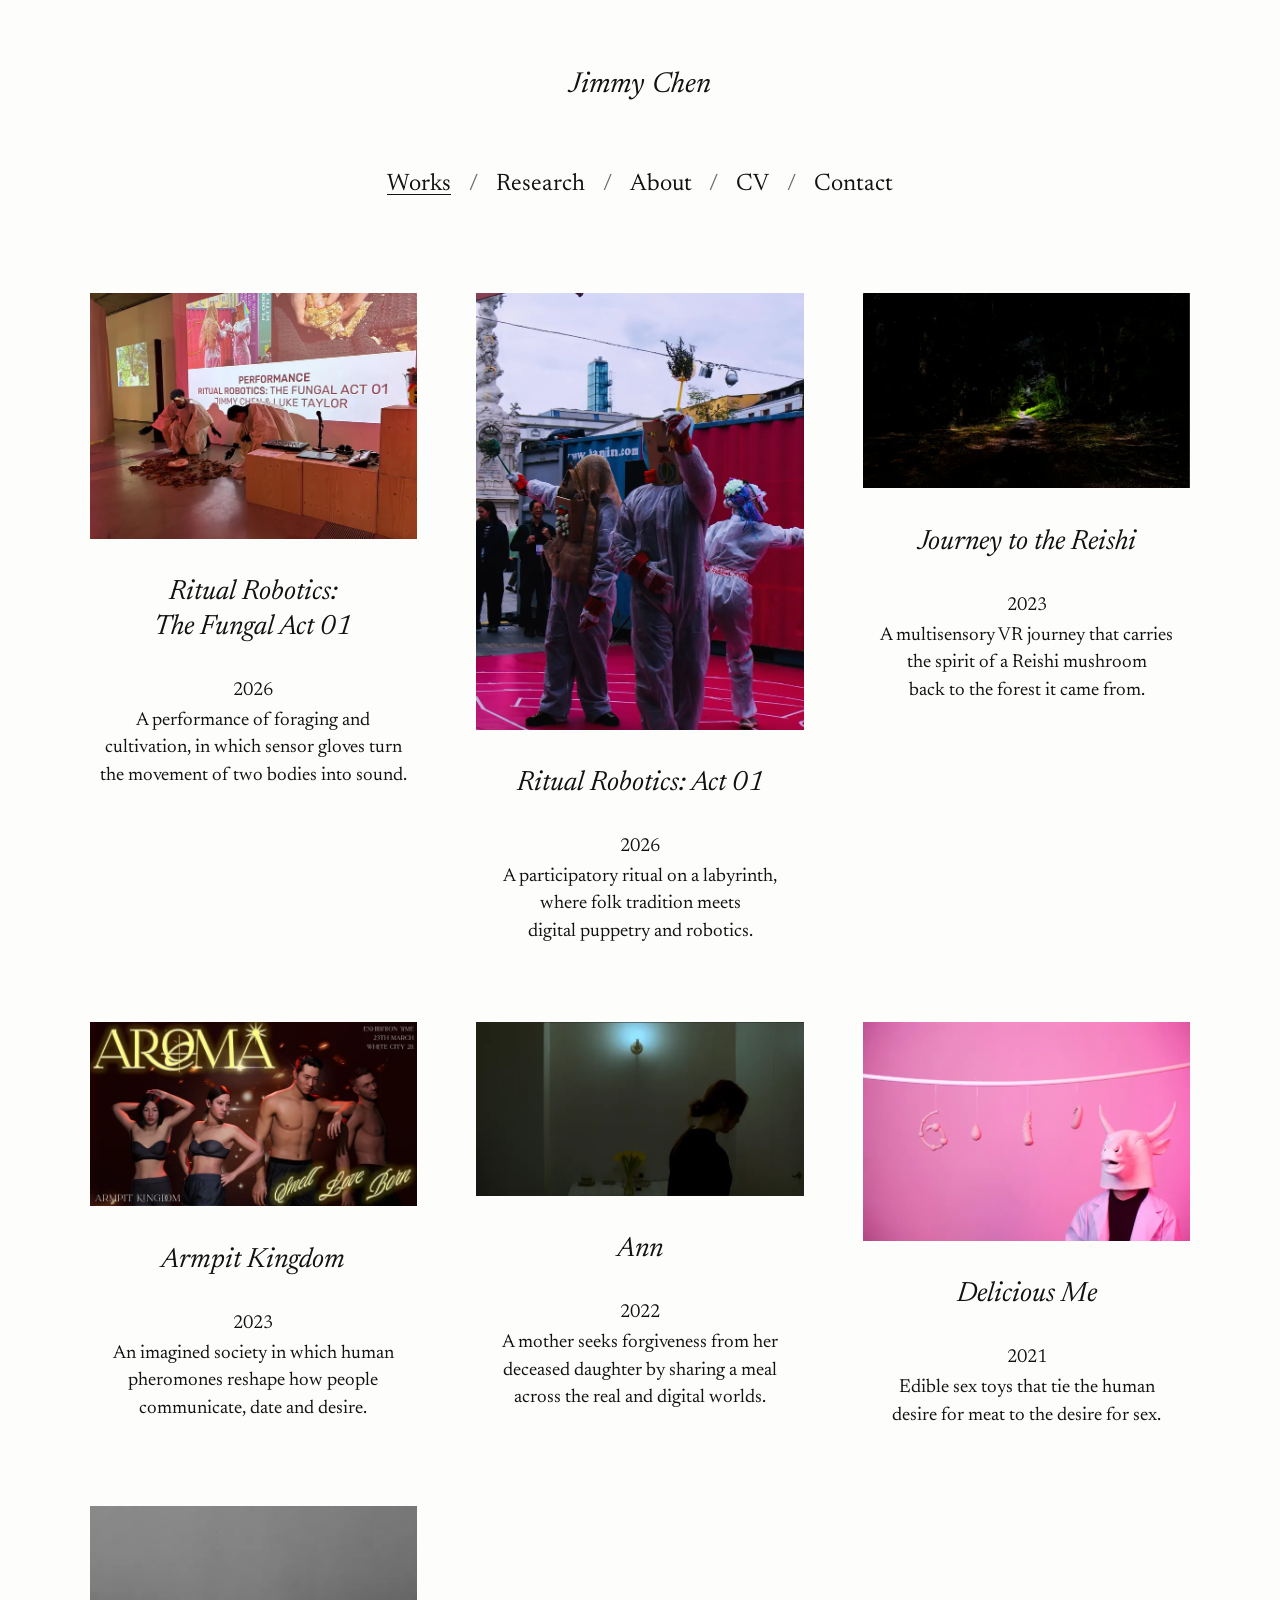
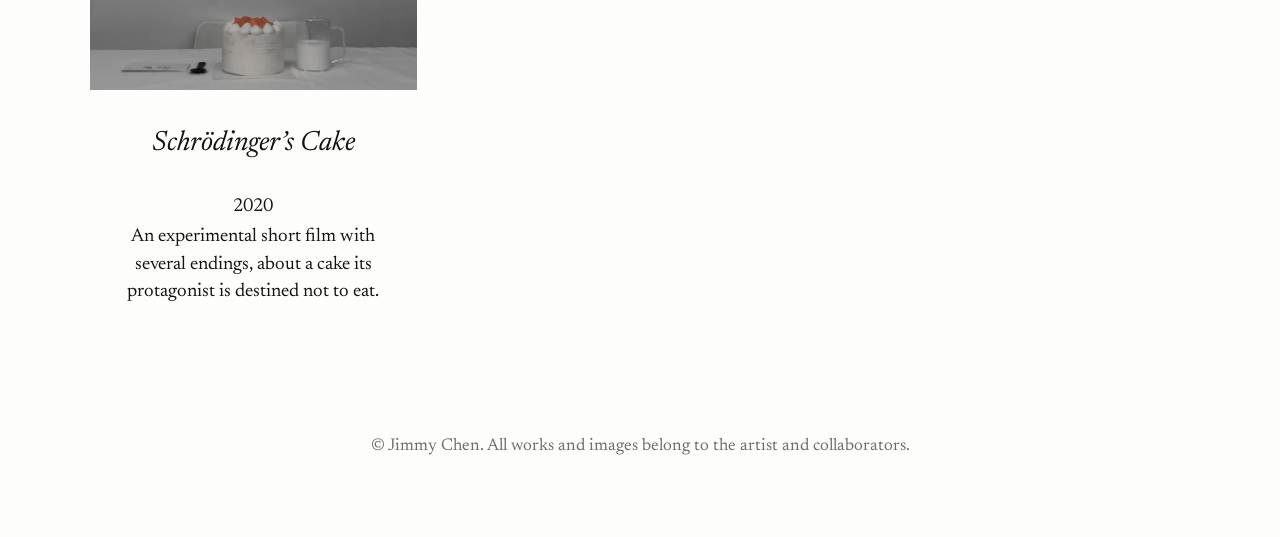
<file: index.html>
<!doctype html>
<html lang="en">
<head>
<meta charset="utf-8">
<meta name="viewport" content="width=device-width, initial-scale=1">
<title>Jimmy Chen</title>
<meta name="description" content="Jimmy Chen is an artist and PhD researcher at the Creative Computing Institute, University of the Arts London, working across posthumanism, queer theory and multi-sensory HCI.">
<meta property="og:title" content="Jimmy Chen">
<meta property="og:description" content="Jimmy Chen is an artist and PhD researcher at the Creative Computing Institute, University of the Arts London, working across posthumanism, queer theory and multi-sensory HCI.">
<meta property="og:image" content="https://yiwaguli.github.io/jimmychen/assets/works/ritual-robotics-the-fungal-act-01/share.jpg">
<link rel="preload" href="assets/fonts/newsreader-roman.woff2" as="font" type="font/woff2" crossorigin>
<link rel="preload" href="assets/fonts/newsreader-italic.woff2" as="font" type="font/woff2" crossorigin>
<link rel="stylesheet" href="assets/css/style.css">
</head>
<body>
<a class="skip" href="#main">Skip to content</a>
<header class="masthead">
<p class="masthead__name"><a href="./">Jimmy Chen</a></p>
<nav aria-label="Main"><ul><li><a href="" aria-current="page">Works</a></li><li><a href="research/">Research</a></li><li><a href="about/">About</a></li><li><a href="cv/">CV</a></li><li><a href="contact/">Contact</a></li></ul></nav>
</header>
<main id="main">
<h1 class="skip">Works</h1>
<ul class="works">
<li class="work"><a href="works/ritual-robotics-the-fungal-act-01/"><img src="assets/works/ritual-robotics-the-fungal-act-01/cover.webp" srcset="assets/works/ritual-robotics-the-fungal-act-01/cover-700.webp 700w, assets/works/ritual-robotics-the-fungal-act-01/cover-1200.webp 1200w, assets/works/ritual-robotics-the-fungal-act-01/cover.webp 1800w" sizes="(min-width: 990px) 28vw, (min-width: 740px) 44vw, 92vw" width="1800" height="1350" alt="Two performers in pale robes crouch over a bed of dried leaves on a gallery floor, beneath a projection reading Ritual Robotics: The Fungal Act 01." fetchpriority="high" decoding="async"><h2 class="work__title">Ritual Robotics: The Fungal Act 01</h2><p class="work__year">2026</p><p class="work__summary">A performance of foraging and cultivation, in which sensor gloves turn the movement of two bodies into sound.</p></a></li>
<li class="work"><a href="works/ritual-robotics-act-01/"><img src="assets/works/ritual-robotics-act-01/cover.webp" srcset="assets/works/ritual-robotics-act-01/cover-700.webp 700w, assets/works/ritual-robotics-act-01/cover-1200.webp 1200w, assets/works/ritual-robotics-act-01/cover.webp 1800w" sizes="(min-width: 990px) 28vw, (min-width: 740px) 44vw, 92vw" width="1800" height="2400" alt="Three performers in white overalls and hand-made masks raise objects built from festival waste, on a pink stage in a city square." fetchpriority="high" decoding="async"><h2 class="work__title">Ritual Robotics: Act 01</h2><p class="work__year">2026</p><p class="work__summary">A participatory ritual on a labyrinth, where folk tradition meets digital puppetry and robotics.</p></a></li>
<li class="work"><a href="works/journey-to-the-reishi/"><img src="assets/works/journey-to-the-reishi/cover.webp" srcset="assets/works/journey-to-the-reishi/cover-700.webp 700w, assets/works/journey-to-the-reishi/cover-1200.webp 1200w, assets/works/journey-to-the-reishi/cover.webp 1800w" sizes="(min-width: 990px) 28vw, (min-width: 740px) 44vw, 92vw" width="1800" height="1075" alt="A forest path rendered as a cloud of points, glowing green where light falls through the trees." fetchpriority="high" decoding="async"><h2 class="work__title">Journey to the Reishi</h2><p class="work__year">2023</p><p class="work__summary">A multisensory VR journey that carries the spirit of a Reishi mushroom back to the forest it came from.</p></a></li>
<li class="work"><a href="works/armpit-kingdom/"><img src="assets/works/armpit-kingdom/cover.webp" srcset="assets/works/armpit-kingdom/cover-700.webp 700w, assets/works/armpit-kingdom/cover-1200.webp 1200w, assets/works/armpit-kingdom/cover.webp 1800w" sizes="(min-width: 990px) 28vw, (min-width: 740px) 44vw, 92vw" width="1800" height="1012" alt="Poster for Aroma, the host club of Armpit Kingdom: four computer-generated hosts pose with their arms raised." loading="lazy" decoding="async"><h2 class="work__title">Armpit Kingdom</h2><p class="work__year">2023</p><p class="work__summary">An imagined society in which human pheromones reshape how people communicate, date and desire.</p></a></li>
<li class="work"><a href="works/ann/"><img src="assets/works/ann/cover.webp" srcset="assets/works/ann/cover-700.webp 700w, assets/works/ann/cover-1200.webp 1200w, assets/works/ann/cover.webp 1800w" sizes="(min-width: 990px) 28vw, (min-width: 740px) 44vw, 92vw" width="1800" height="955" alt="Film still: a woman in black stands with her head bowed beneath a wall lamp, beside a vase of yellow tulips." loading="lazy" decoding="async"><h2 class="work__title">Ann</h2><p class="work__year">2022</p><p class="work__summary">A mother seeks forgiveness from her deceased daughter by sharing a meal across the real and digital worlds.</p></a></li>
<li class="work"><a href="works/delicious-me/"><img src="assets/works/delicious-me/cover.webp" srcset="assets/works/delicious-me/cover-700.webp 700w, assets/works/delicious-me/cover-1200.webp 1200w, assets/works/delicious-me/cover.webp 1800w" sizes="(min-width: 990px) 28vw, (min-width: 740px) 44vw, 92vw" width="1800" height="1200" alt="A figure in a pink bull mask and lab coat stands beneath four pink objects hanging from a white rail, against a pink wall." loading="lazy" decoding="async"><h2 class="work__title">Delicious Me</h2><p class="work__year">2021</p><p class="work__summary">Edible sex toys that tie the human desire for meat to the desire for sex.</p></a></li>
<li class="work"><a href="works/schrodingers-cake/"><img src="assets/works/schrodingers-cake/cover.webp" srcset="assets/works/schrodingers-cake/cover-700.webp 700w, assets/works/schrodingers-cake/cover-1200.webp 1200w, assets/works/schrodingers-cake/cover.webp 1800w" sizes="(min-width: 990px) 28vw, (min-width: 740px) 44vw, 92vw" width="1800" height="1012" alt="Film still: a white cake topped with fruit, a jug of milk and a fork on a white table." loading="lazy" decoding="async"><h2 class="work__title">Schr&ouml;dinger&rsquo;s Cake</h2><p class="work__year">2020</p><p class="work__summary">An experimental short film with several endings, about a cake its protagonist is destined not to eat.</p></a></li>
</ul>
</main>
<footer class="foot"><p>&copy; Jimmy Chen. All works and images belong to the artist and collaborators.</p></footer>

</body>
</html>
</file>
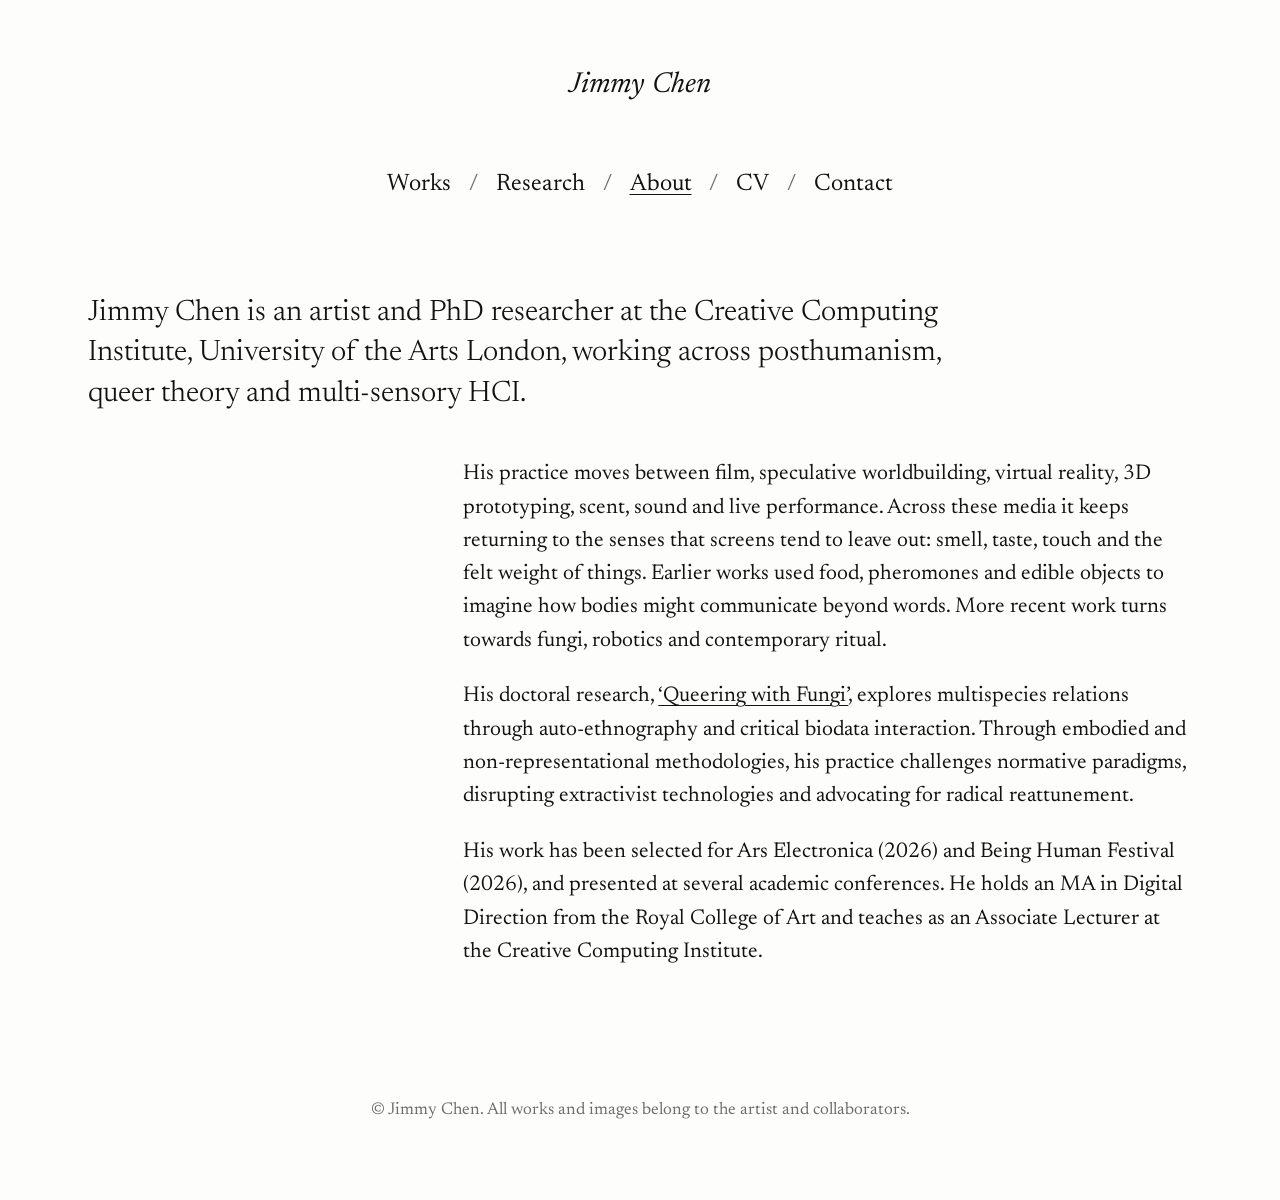
<file: about/index.html>
<!doctype html>
<html lang="en">
<head>
<meta charset="utf-8">
<meta name="viewport" content="width=device-width, initial-scale=1">
<title>About | Jimmy Chen</title>
<meta name="description" content="Jimmy Chen is an artist and PhD researcher at the Creative Computing Institute, University of the Arts London, working across posthumanism, queer theory and multi-sensory HCI.">
<meta property="og:title" content="About | Jimmy Chen">
<meta property="og:description" content="Jimmy Chen is an artist and PhD researcher at the Creative Computing Institute, University of the Arts London, working across posthumanism, queer theory and multi-sensory HCI.">
<link rel="preload" href="../assets/fonts/newsreader-roman.woff2" as="font" type="font/woff2" crossorigin>
<link rel="preload" href="../assets/fonts/newsreader-italic.woff2" as="font" type="font/woff2" crossorigin>
<link rel="stylesheet" href="../assets/css/style.css">
</head>
<body>
<a class="skip" href="#main">Skip to content</a>
<header class="masthead">
<p class="masthead__name"><a href="../">Jimmy Chen</a></p>
<nav aria-label="Main"><ul><li><a href="../">Works</a></li><li><a href="../research/">Research</a></li><li><a href="../about/" aria-current="page">About</a></li><li><a href="../cv/">CV</a></li><li><a href="../contact/">Contact</a></li></ul></nav>
</header>
<main id="main">
<article class="about"><h1 class="skip">About</h1><p class="about__lede">Jimmy Chen is an artist and PhD researcher at the Creative Computing Institute, University of the Arts London, working across posthumanism, queer theory and multi-sensory HCI.</p><div class="prose"><p>His practice moves between film, speculative worldbuilding, virtual reality, 3D prototyping, scent, sound and live performance. Across these media it keeps returning to the senses that screens tend to leave out: smell, taste, touch and the felt weight of things. Earlier works used food, pheromones and edible objects to imagine how bodies might communicate beyond words. More recent work turns towards fungi, robotics and contemporary ritual.</p><p>His doctoral research, <a href="../research/">&lsquo;Queering with Fungi&rsquo;</a>, explores multispecies relations through auto-ethnography and critical biodata interaction. Through embodied and non-representational methodologies, his practice challenges normative paradigms, disrupting extractivist technologies and advocating for radical reattunement.</p><p>His work has been selected for Ars Electronica (2026) and Being Human Festival (2026), and presented at several academic conferences. He holds an MA in Digital Direction from the Royal College of Art and teaches as an Associate Lecturer at the Creative Computing Institute.</p></div></article>
</main>
<footer class="foot"><p>&copy; Jimmy Chen. All works and images belong to the artist and collaborators.</p></footer>

</body>
</html>
</file>
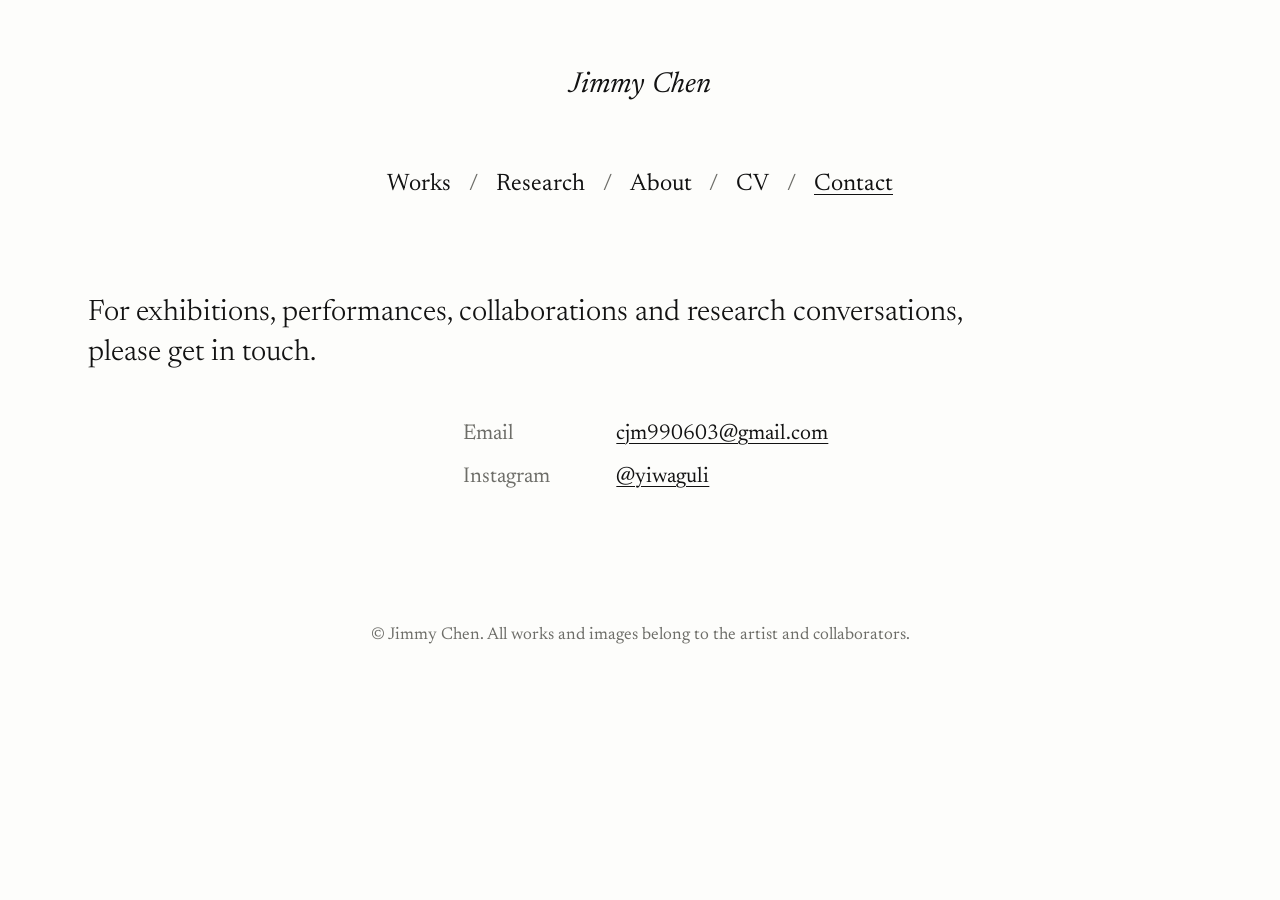
<file: contact/index.html>
<!doctype html>
<html lang="en">
<head>
<meta charset="utf-8">
<meta name="viewport" content="width=device-width, initial-scale=1">
<title>Contact | Jimmy Chen</title>
<meta name="description" content="Contact Jimmy Chen.">
<meta property="og:title" content="Contact | Jimmy Chen">
<meta property="og:description" content="Contact Jimmy Chen.">
<link rel="preload" href="../assets/fonts/newsreader-roman.woff2" as="font" type="font/woff2" crossorigin>
<link rel="preload" href="../assets/fonts/newsreader-italic.woff2" as="font" type="font/woff2" crossorigin>
<link rel="stylesheet" href="../assets/css/style.css">
</head>
<body>
<a class="skip" href="#main">Skip to content</a>
<header class="masthead">
<p class="masthead__name"><a href="../">Jimmy Chen</a></p>
<nav aria-label="Main"><ul><li><a href="../">Works</a></li><li><a href="../research/">Research</a></li><li><a href="../about/">About</a></li><li><a href="../cv/">CV</a></li><li><a href="../contact/" aria-current="page">Contact</a></li></ul></nav>
</header>
<main id="main">
<article class="about contact"><h1 class="skip">Contact</h1><p class="about__lede">For exhibitions, performances, collaborations and research conversations, please get in touch.</p><dl class="contact__list"><dt>Email</dt><dd><a href="mailto:cjm990603@gmail.com">cjm990603@gmail.com</a></dd><dt>Instagram</dt><dd><a href="https://www.instagram.com/yiwaguli/" rel="noopener me">@yiwaguli</a></dd></dl></article>
</main>
<footer class="foot"><p>&copy; Jimmy Chen. All works and images belong to the artist and collaborators.</p></footer>

</body>
</html>
</file>
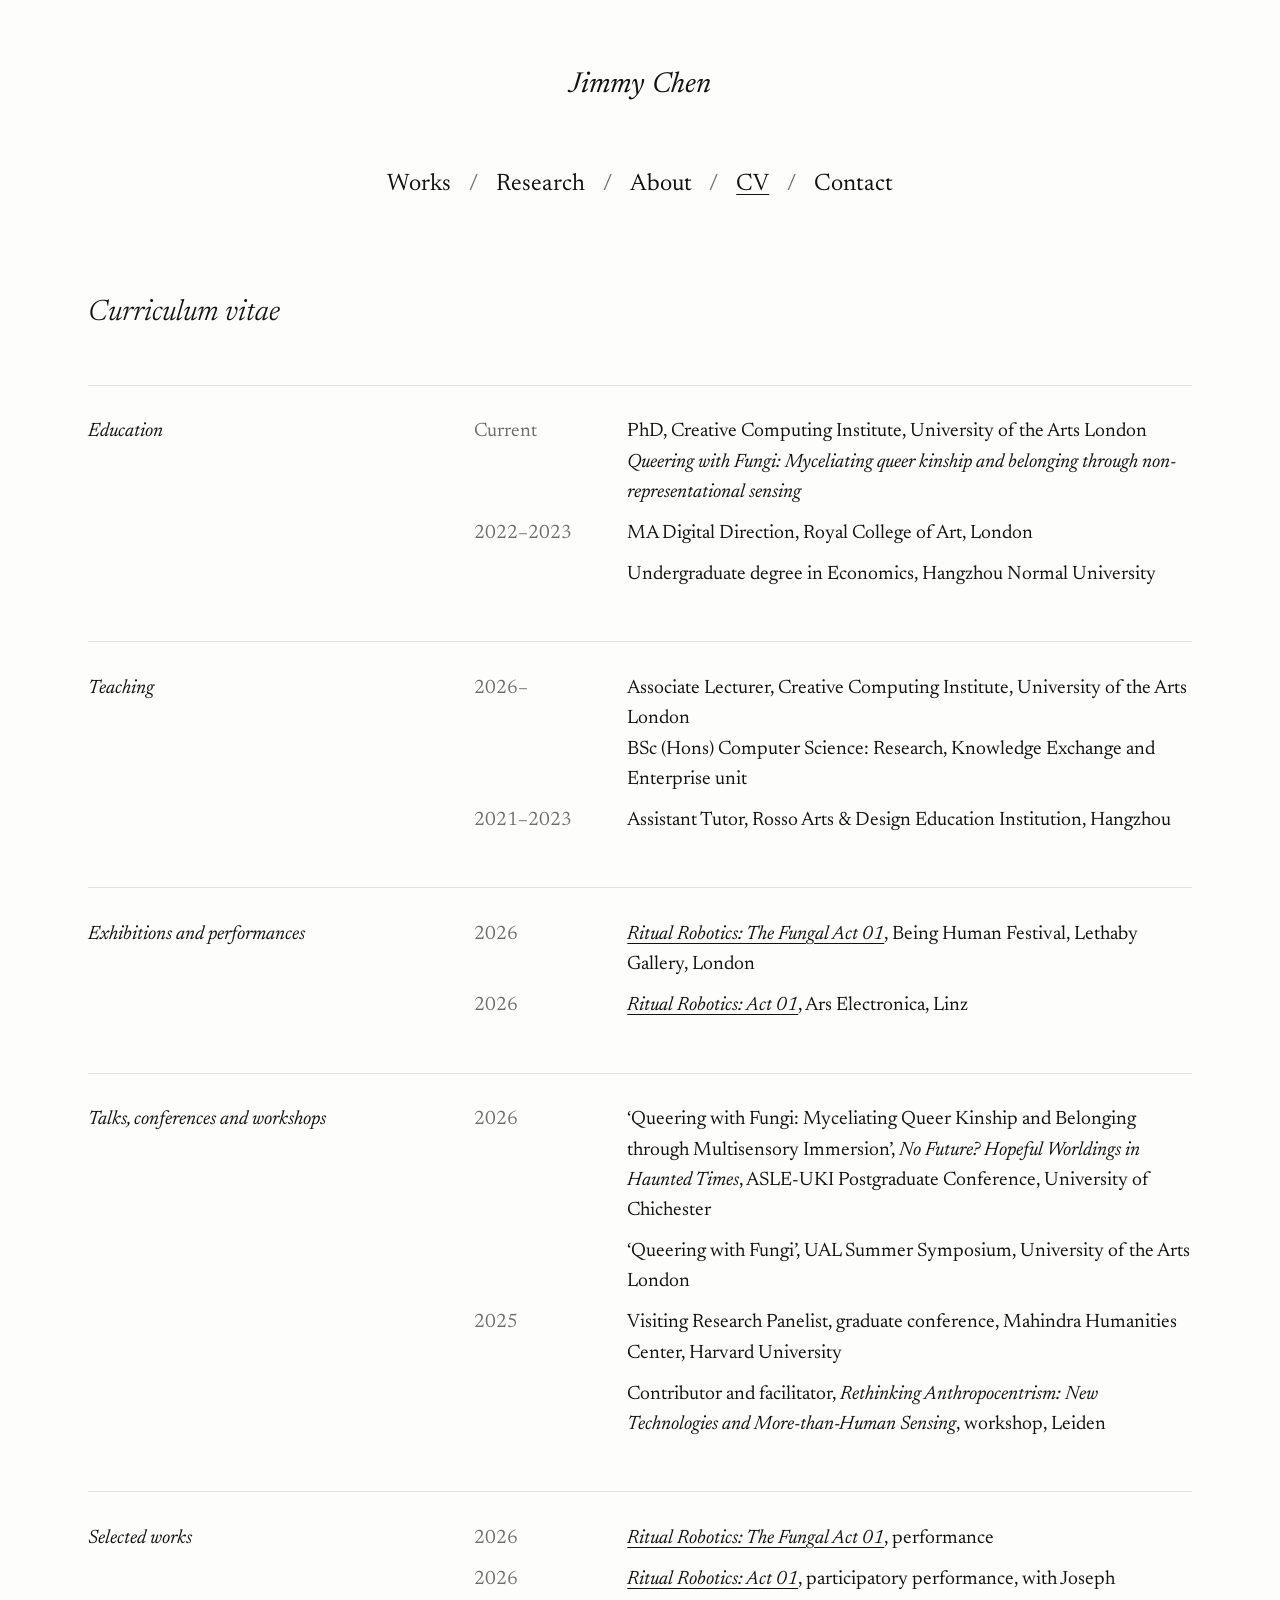
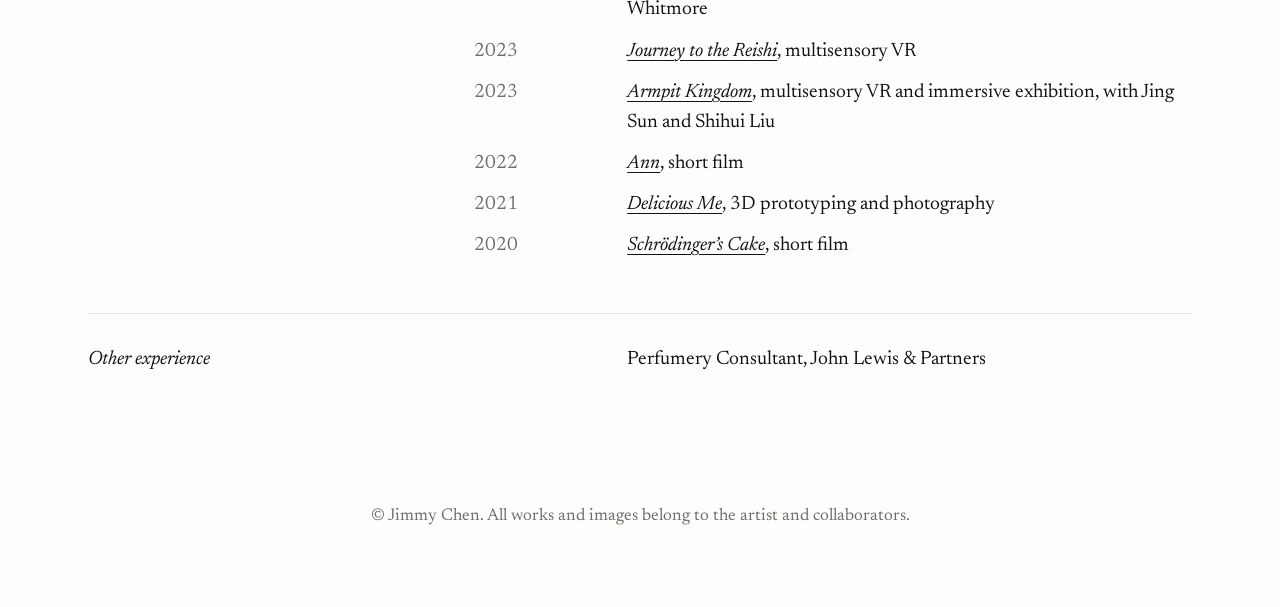
<file: cv/index.html>
<!doctype html>
<html lang="en">
<head>
<meta charset="utf-8">
<meta name="viewport" content="width=device-width, initial-scale=1">
<title>CV | Jimmy Chen</title>
<meta name="description" content="Curriculum vitae of Jimmy Chen.">
<meta property="og:title" content="CV | Jimmy Chen">
<meta property="og:description" content="Curriculum vitae of Jimmy Chen.">
<link rel="preload" href="../assets/fonts/newsreader-roman.woff2" as="font" type="font/woff2" crossorigin>
<link rel="preload" href="../assets/fonts/newsreader-italic.woff2" as="font" type="font/woff2" crossorigin>
<link rel="stylesheet" href="../assets/css/style.css">
</head>
<body>
<a class="skip" href="#main">Skip to content</a>
<header class="masthead">
<p class="masthead__name"><a href="../">Jimmy Chen</a></p>
<nav aria-label="Main"><ul><li><a href="../">Works</a></li><li><a href="../research/">Research</a></li><li><a href="../about/">About</a></li><li><a href="../cv/" aria-current="page">CV</a></li><li><a href="../contact/">Contact</a></li></ul></nav>
</header>
<main id="main">
<article class="about cv"><h1 class="about__lede">Curriculum vitae</h1><section class="colophon"><h2>Education</h2><dl><dt>Current</dt><dd>PhD, Creative Computing Institute, University of the Arts London<br><em>Queering with Fungi: Myceliating queer kinship and belonging through non-representational sensing</em></dd><dt>2022&ndash;2023</dt><dd>MA Digital Direction, Royal College of Art, London</dd><dt></dt><dd>Undergraduate degree in Economics, Hangzhou Normal University</dd></dl></section><section class="colophon"><h2>Teaching</h2><dl><dt>2026&ndash;</dt><dd>Associate Lecturer, Creative Computing Institute, University of the Arts London<br>BSc (Hons) Computer Science: Research, Knowledge Exchange and Enterprise unit</dd><dt>2021&ndash;2023</dt><dd>Assistant Tutor, Rosso Arts &amp; Design Education Institution, Hangzhou</dd></dl></section><section class="colophon"><h2>Exhibitions and performances</h2><dl><dt>2026</dt><dd><a href="../works/ritual-robotics-the-fungal-act-01/"><em>Ritual Robotics: The Fungal Act 01</em></a>, Being Human Festival, Lethaby Gallery, London</dd><dt>2026</dt><dd><a href="../works/ritual-robotics-act-01/"><em>Ritual Robotics: Act 01</em></a>, Ars Electronica, Linz</dd></dl></section><section class="colophon"><h2>Talks, conferences and workshops</h2><dl><dt>2026</dt><dd>&lsquo;Queering with Fungi: Myceliating Queer Kinship and Belonging through Multisensory Immersion&rsquo;, <em>No Future? Hopeful Worldings in Haunted Times</em>, ASLE-UKI Postgraduate Conference, University of Chichester</dd><dt></dt><dd>&lsquo;Queering with Fungi&rsquo;, UAL Summer Symposium, University of the Arts London</dd><dt>2025</dt><dd>Visiting Research Panelist, graduate conference, Mahindra Humanities Center, Harvard University</dd><dt></dt><dd>Contributor and facilitator, <em>Rethinking Anthropocentrism: New Technologies and More-than-Human Sensing</em>, workshop, Leiden</dd></dl></section><section class="colophon"><h2>Selected works</h2><dl><dt>2026</dt><dd><a href="../works/ritual-robotics-the-fungal-act-01/"><em>Ritual Robotics: The Fungal Act 01</em></a>, performance</dd><dt>2026</dt><dd><a href="../works/ritual-robotics-act-01/"><em>Ritual Robotics: Act 01</em></a>, participatory performance, with Joseph Whitmore</dd><dt>2023</dt><dd><a href="../works/journey-to-the-reishi/"><em>Journey to the Reishi</em></a>, multisensory VR</dd><dt>2023</dt><dd><a href="../works/armpit-kingdom/"><em>Armpit Kingdom</em></a>, multisensory VR and immersive exhibition, with Jing Sun and Shihui Liu</dd><dt>2022</dt><dd><a href="../works/ann/"><em>Ann</em></a>, short film</dd><dt>2021</dt><dd><a href="../works/delicious-me/"><em>Delicious Me</em></a>, 3D prototyping and photography</dd><dt>2020</dt><dd><a href="../works/schrodingers-cake/"><em>Schr&ouml;dinger&rsquo;s Cake</em></a>, short film</dd></dl></section><section class="colophon"><h2>Other experience</h2><dl><dt></dt><dd>Perfumery Consultant, John Lewis &amp; Partners</dd></dl></section></article>
</main>
<footer class="foot"><p>&copy; Jimmy Chen. All works and images belong to the artist and collaborators.</p></footer>

</body>
</html>
</file>
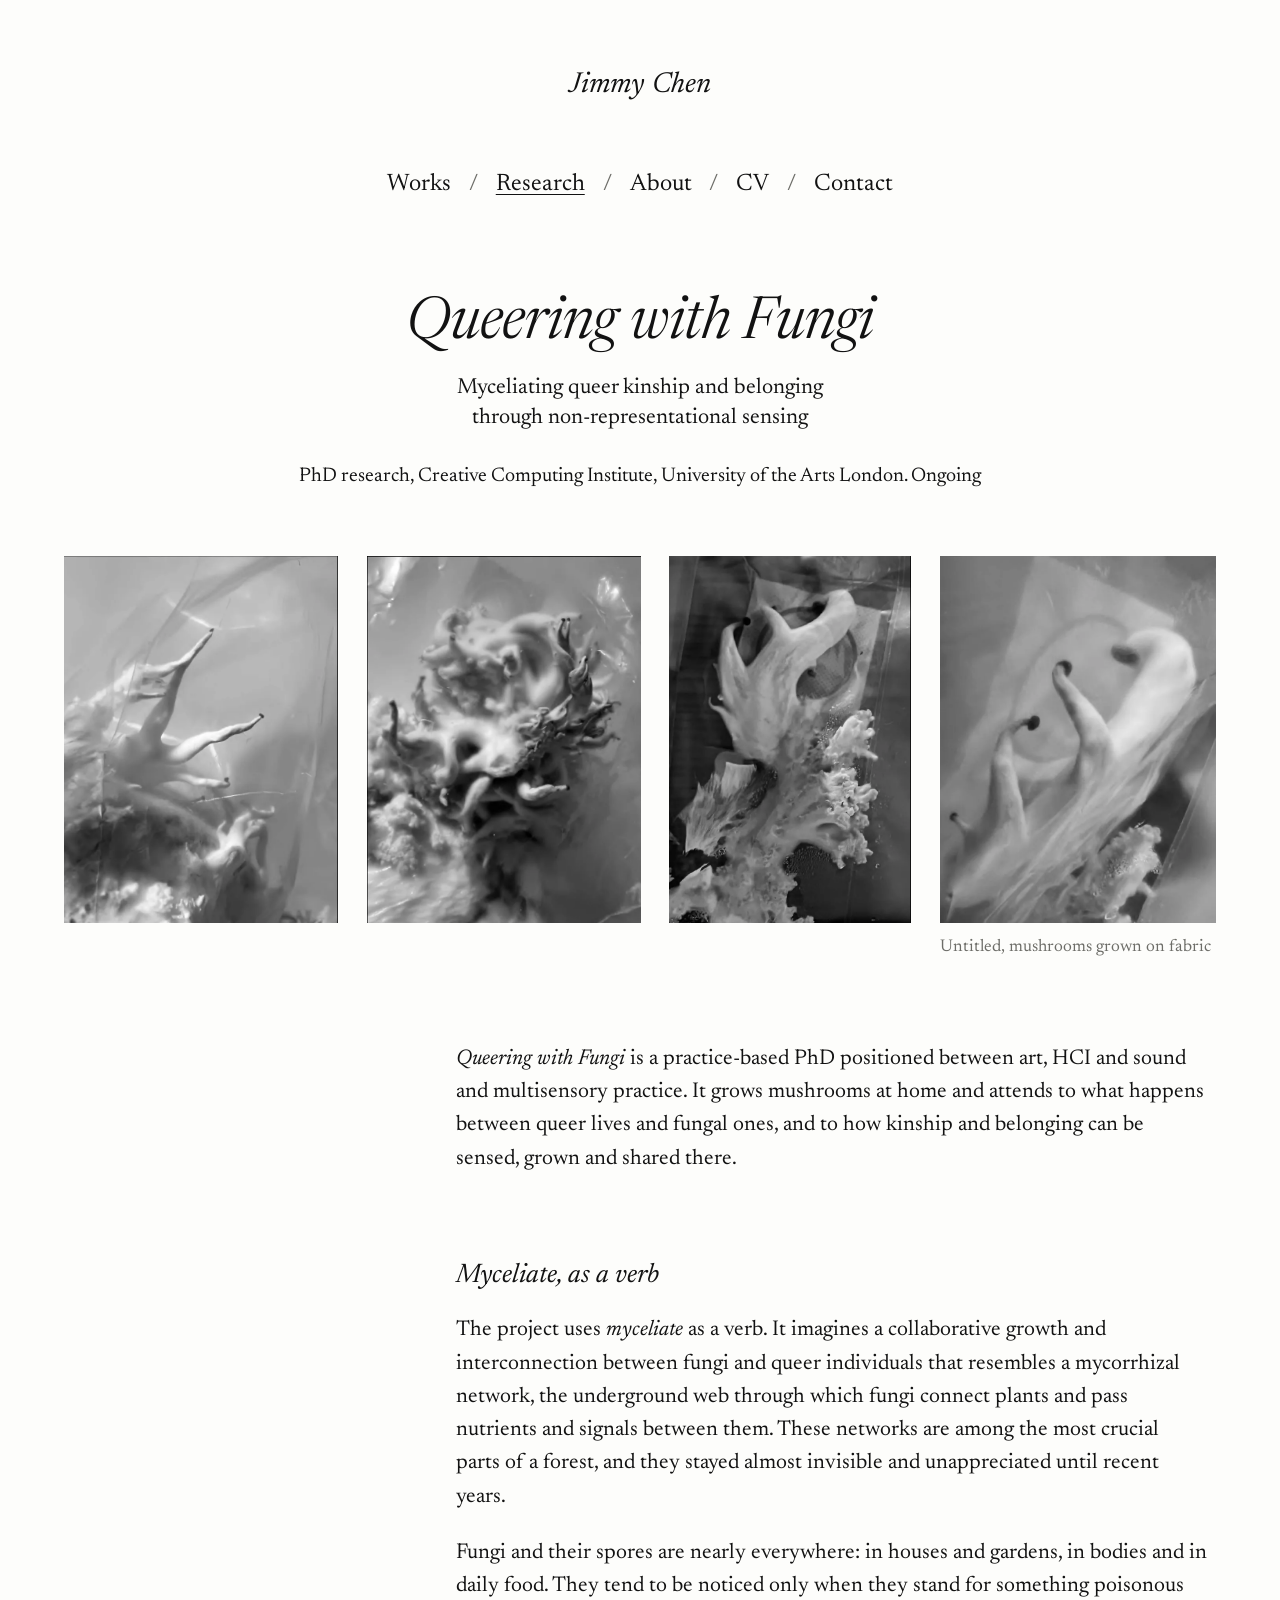
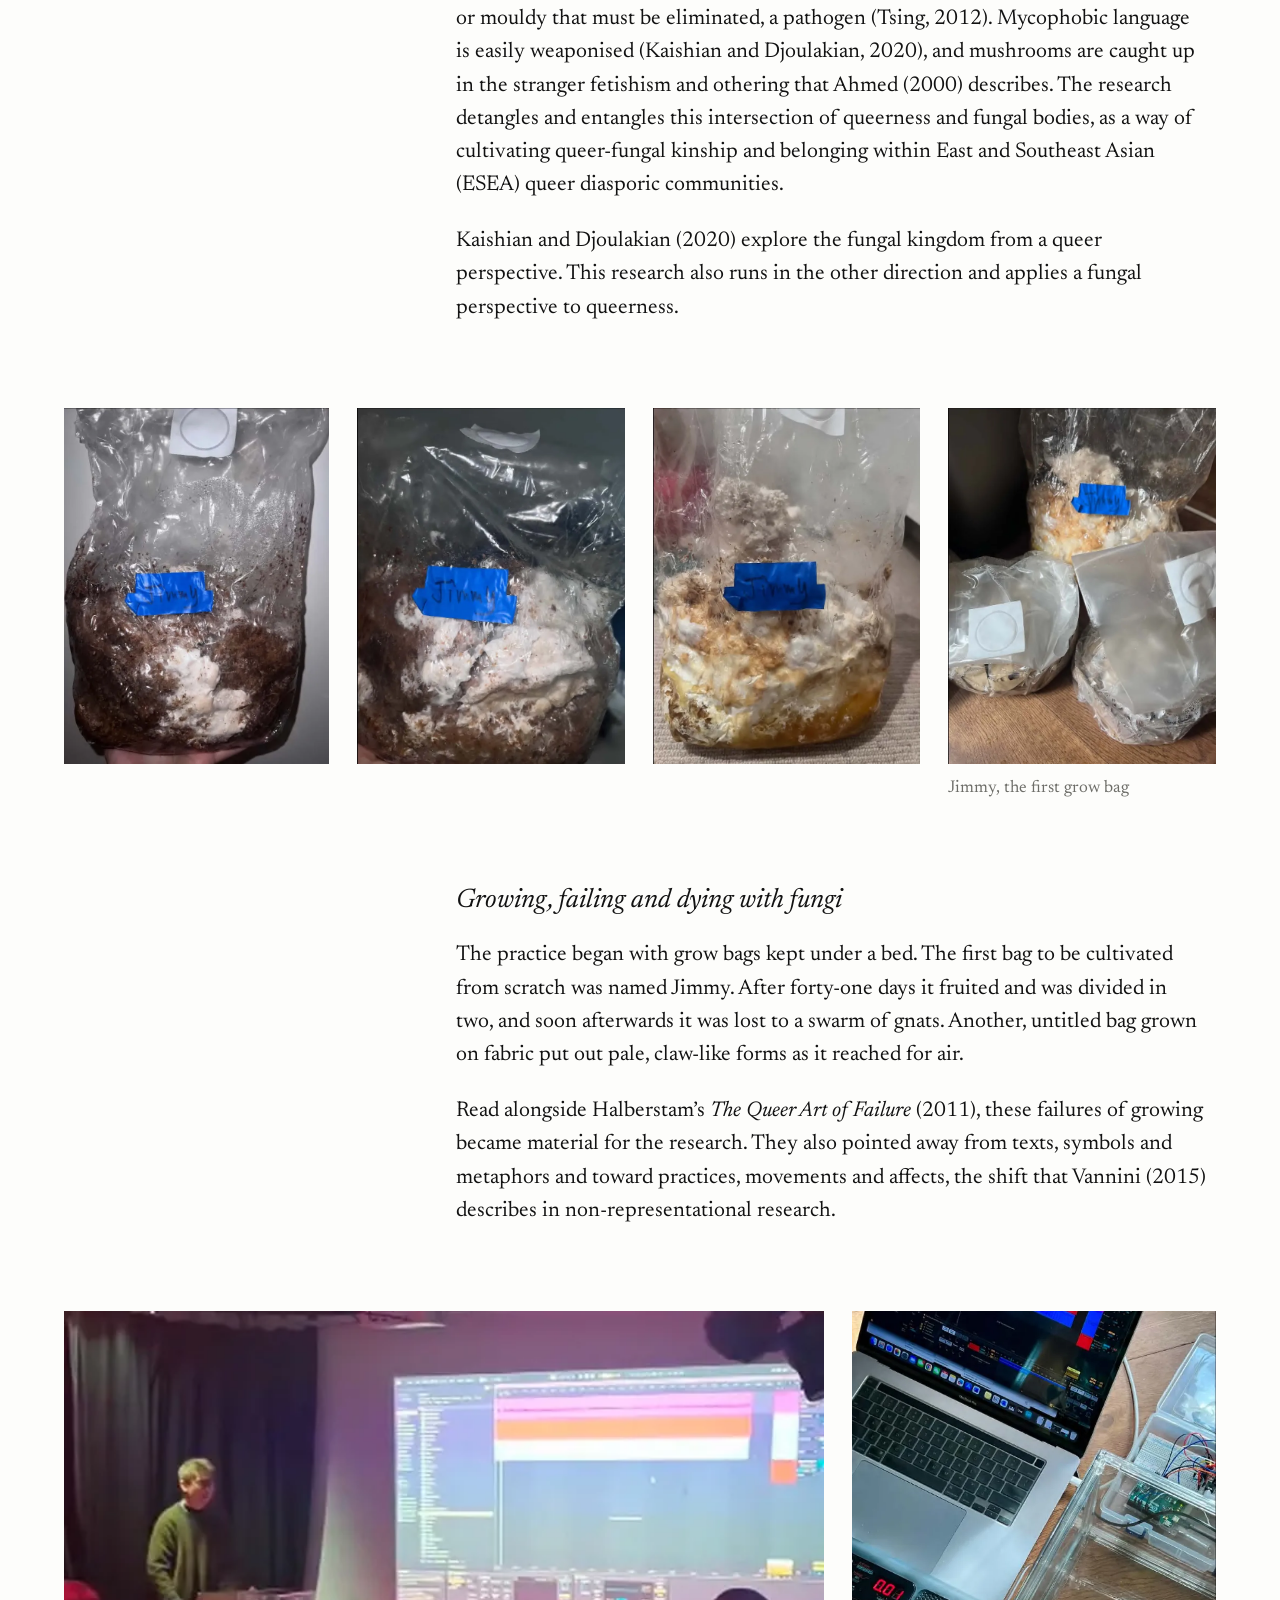
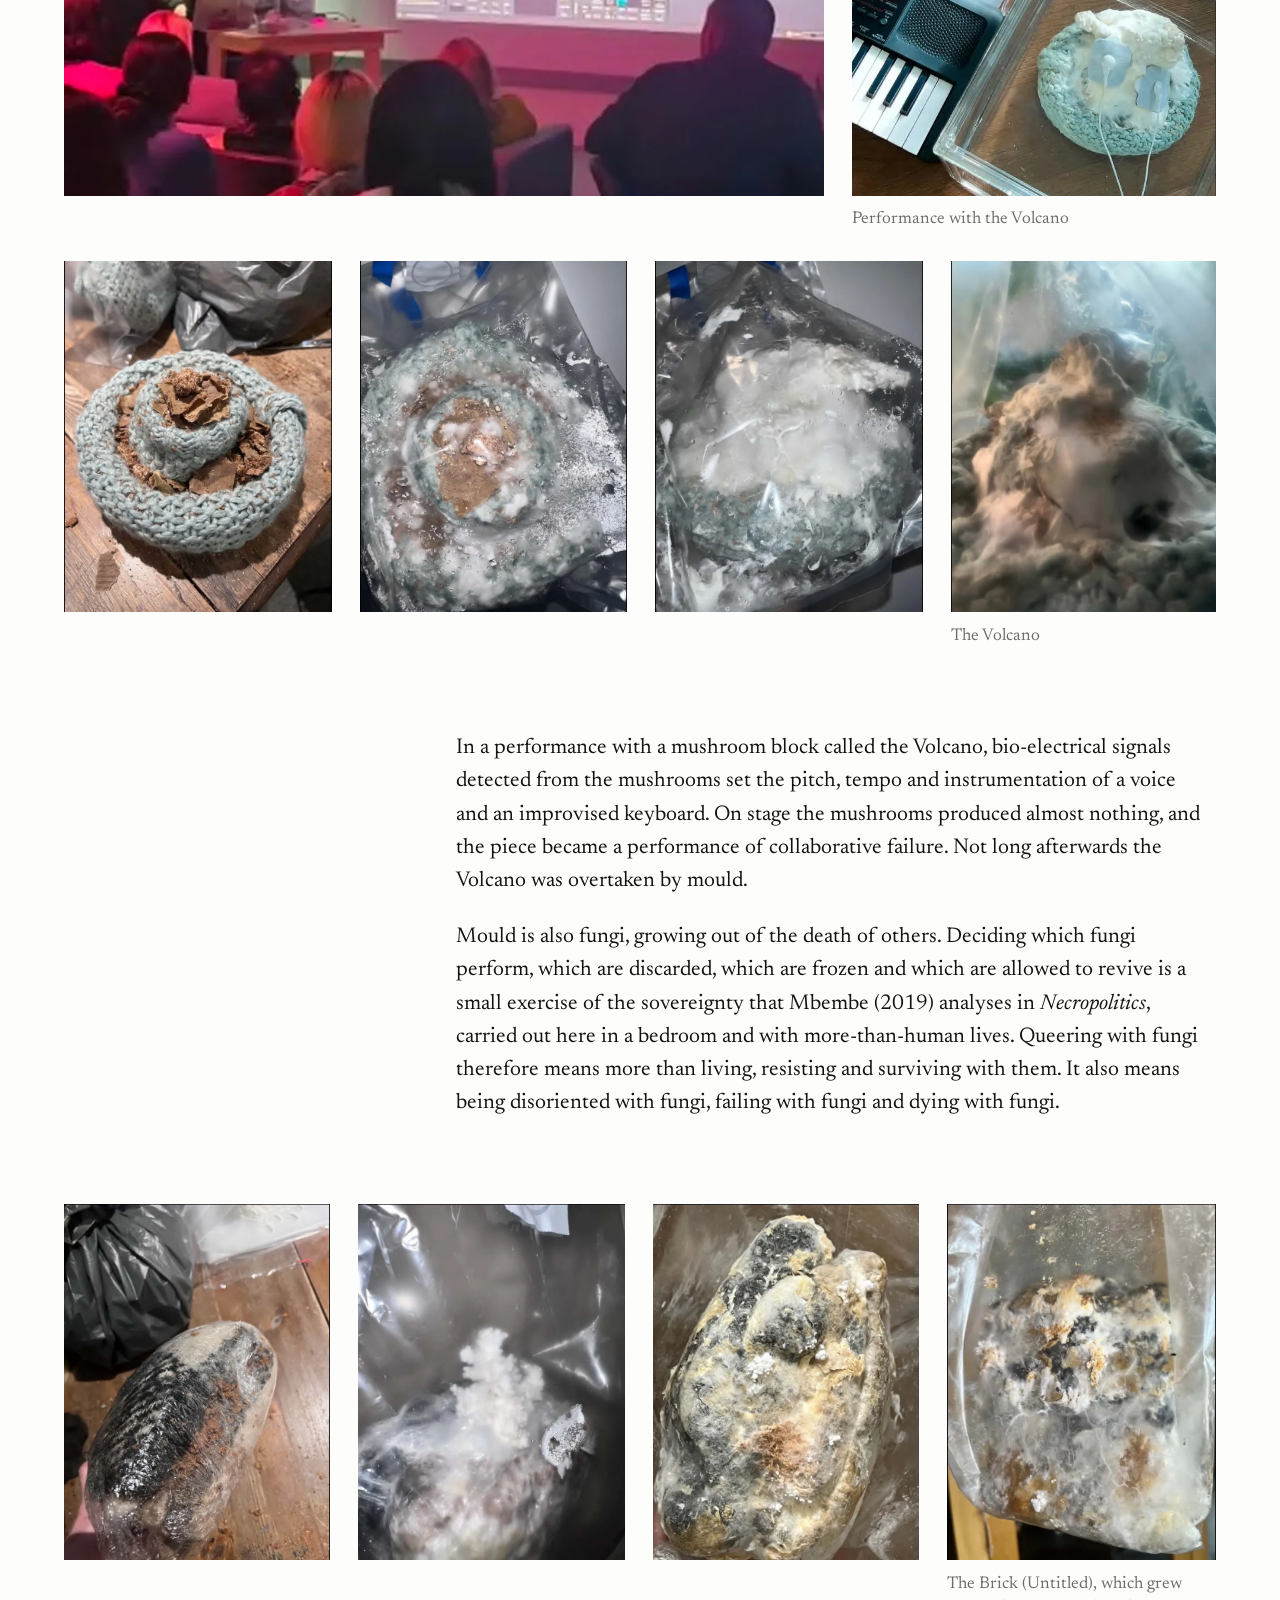
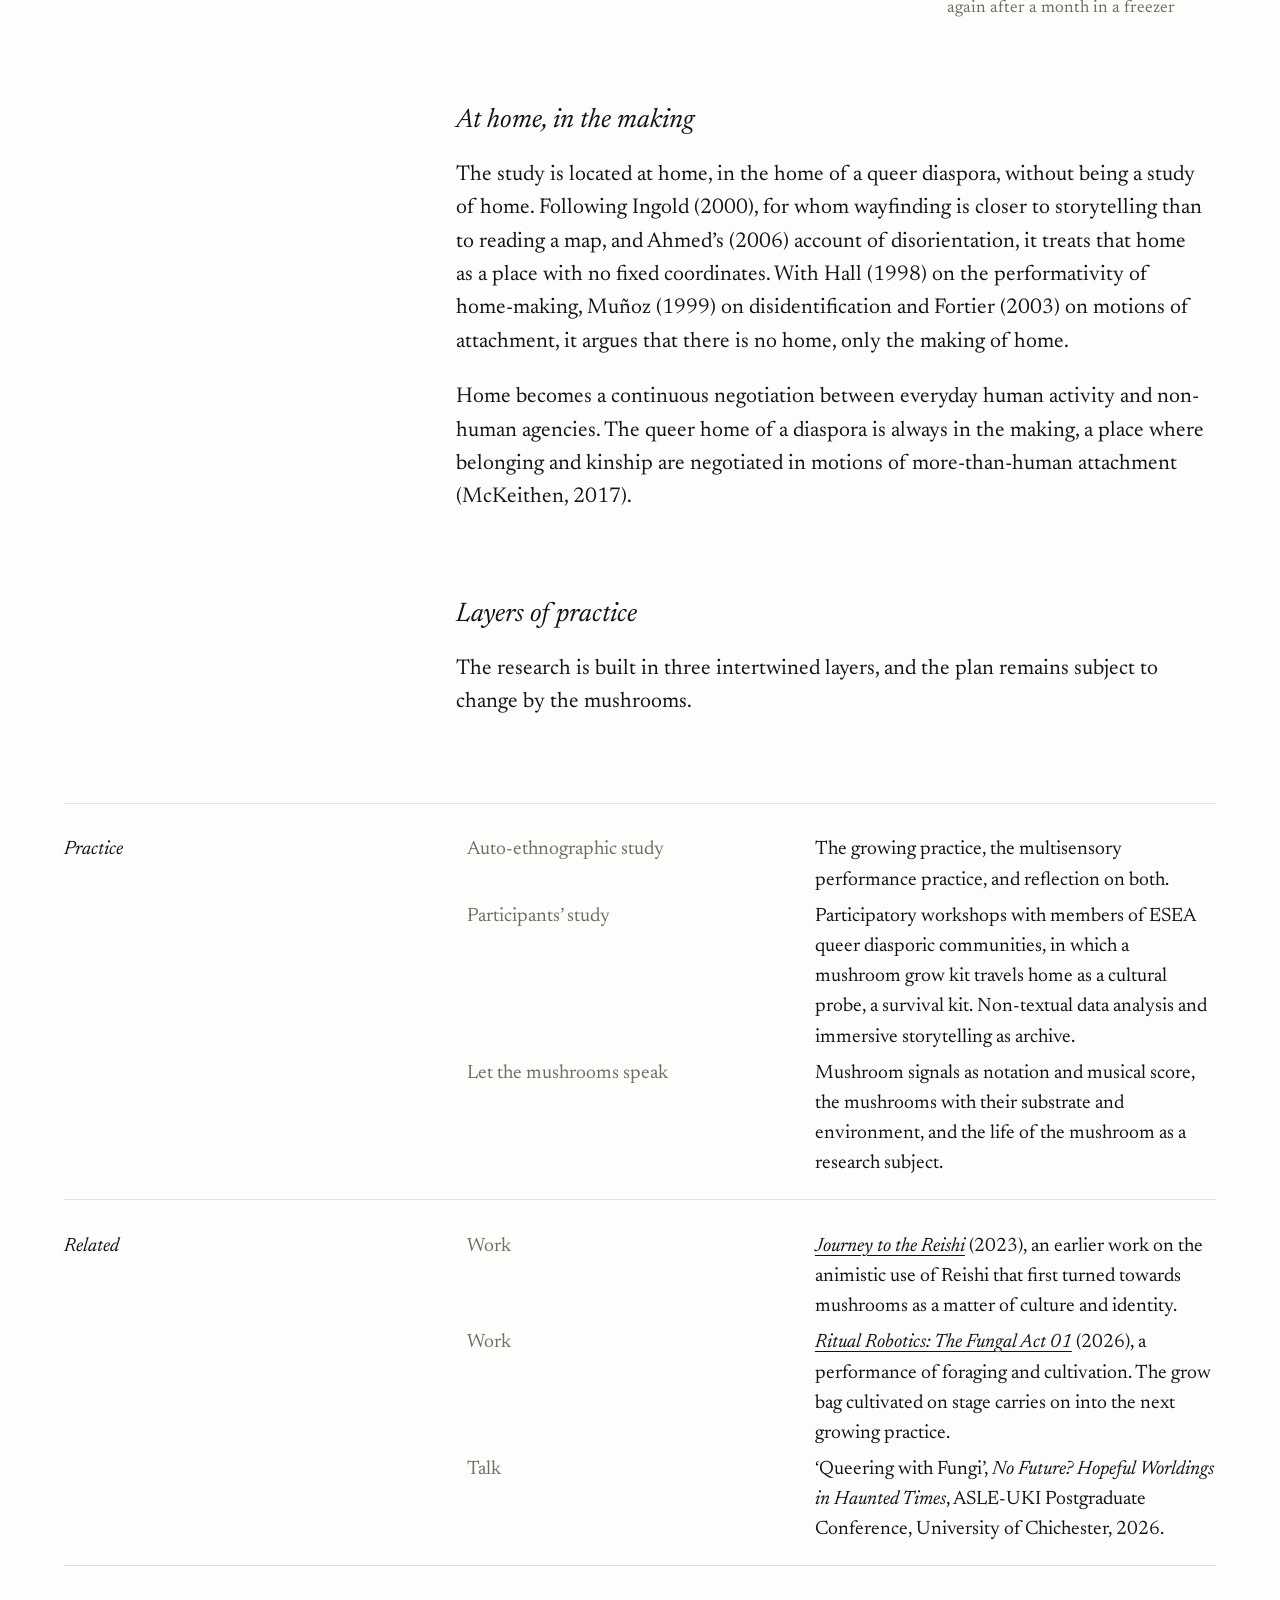
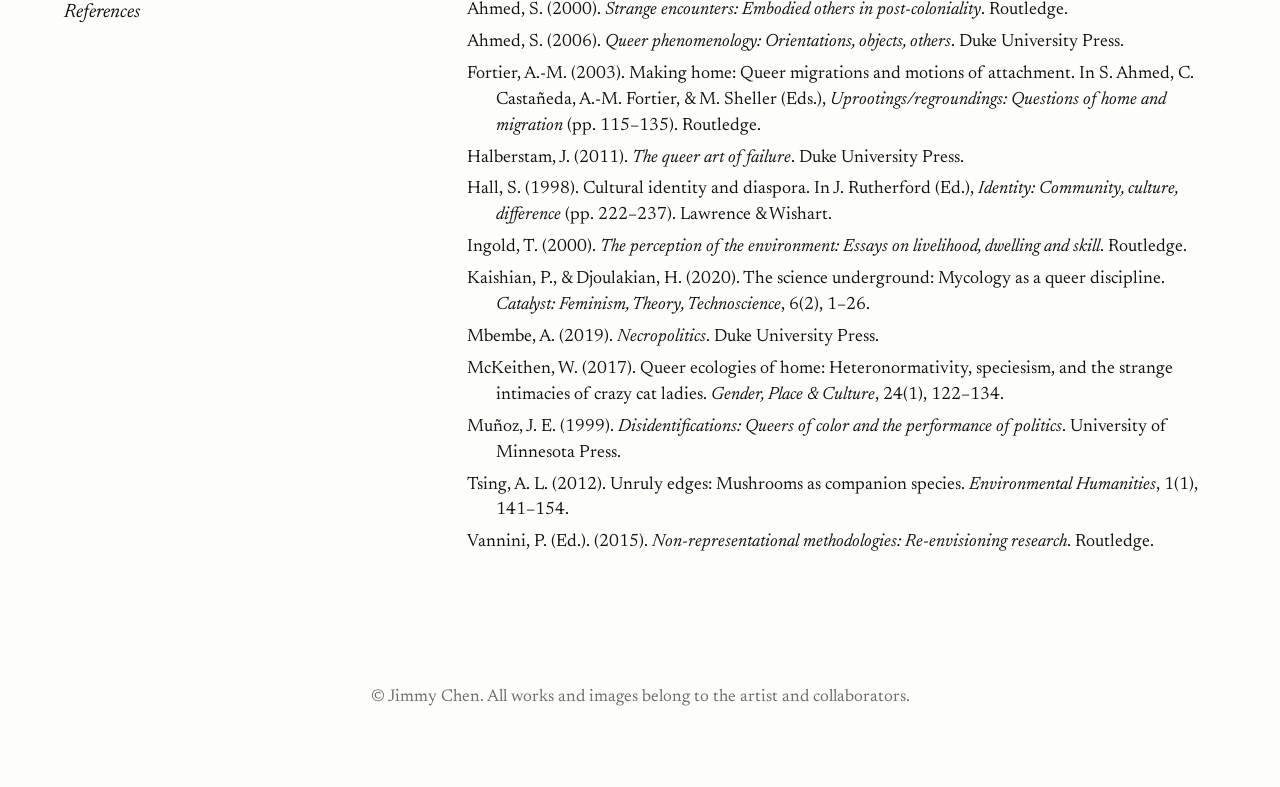
<file: research/index.html>
<!doctype html>
<html lang="en">
<head>
<meta charset="utf-8">
<meta name="viewport" content="width=device-width, initial-scale=1">
<title>Research | Jimmy Chen</title>
<meta name="description" content="A practice-based PhD that grows mushrooms at home to cultivate queer-fungal kinship and belonging.">
<meta property="og:title" content="Research | Jimmy Chen">
<meta property="og:description" content="A practice-based PhD that grows mushrooms at home to cultivate queer-fungal kinship and belonging.">
<link rel="preload" href="../assets/fonts/newsreader-roman.woff2" as="font" type="font/woff2" crossorigin>
<link rel="preload" href="../assets/fonts/newsreader-italic.woff2" as="font" type="font/woff2" crossorigin>
<link rel="stylesheet" href="../assets/css/style.css">
</head>
<body>
<a class="skip" href="#main">Skip to content</a>
<header class="masthead">
<p class="masthead__name"><a href="../">Jimmy Chen</a></p>
<nav aria-label="Main"><ul><li><a href="../">Works</a></li><li><a href="../research/" aria-current="page">Research</a></li><li><a href="../about/">About</a></li><li><a href="../cv/">CV</a></li><li><a href="../contact/">Contact</a></li></ul></nav>
</header>
<main id="main">
<article class="piece">
<header class="piece__head"><h1 class="piece__title">Queering with Fungi</h1><p class="piece__sub">Myceliating queer kinship and belonging through non-representational sensing</p><p class="piece__meta"><span>PhD research, Creative Computing Institute, University of the Arts London. Ongoing</span></p></header>
<section class="block block--row keep"><figure style="flex:0.7478 1 0%;--ar:0.7478"><img src="../assets/research/untitled-1.webp" srcset="../assets/research/untitled-1-700.webp 700w, ../assets/research/untitled-1.webp 1008w" sizes="(min-width: 740px) 23vw, 92vw" width="1008" height="1348" alt="Black and white photograph of pale, finger-like mushrooms pressing against a plastic grow bag." fetchpriority="high" decoding="async"></figure><figure style="flex:0.7478 1 0%;--ar:0.7478"><img src="../assets/research/untitled-2.webp" srcset="../assets/research/untitled-2-700.webp 700w, ../assets/research/untitled-2.webp 1008w" sizes="(min-width: 740px) 23vw, 92vw" width="1008" height="1348" alt="Black and white photograph of a dense cluster of curling mushroom forms." fetchpriority="high" decoding="async"></figure><figure style="flex:0.6602 1 0%;--ar:0.6602"><img src="../assets/research/untitled-3.webp" srcset="../assets/research/untitled-3-700.webp 700w, ../assets/research/untitled-3.webp 1088w" sizes="(min-width: 740px) 23vw, 92vw" width="1088" height="1648" alt="Black and white photograph of branching, coral-like mushrooms." fetchpriority="high" decoding="async"></figure><figure style="flex:0.7534 1 0%;--ar:0.7534"><img src="../assets/research/untitled-4.webp" srcset="../assets/research/untitled-4-700.webp 700w, ../assets/research/untitled-4.webp 1008w" sizes="(min-width: 740px) 23vw, 92vw" width="1008" height="1338" alt="Black and white photograph of curved mushroom stems reaching upward inside a bag." fetchpriority="high" decoding="async"><figcaption>Untitled, mushrooms grown on fabric</figcaption></figure></section>
<section class="block block--inset"><div class="prose"><p><em>Queering with Fungi</em> is a practice-based PhD positioned between art, HCI and sound and multisensory practice. It grows mushrooms at home and attends to what happens between queer lives and fungal ones, and to how kinship and belonging can be sensed, grown and shared there.</p></div></section>
<section class="block block--inset"><h2 class="block__head">Myceliate, as a verb</h2><div class="prose"><p>The project uses <em>myceliate</em> as a verb. It imagines a collaborative growth and interconnection between fungi and queer individuals that resembles a mycorrhizal network, the underground web through which fungi connect plants and pass nutrients and signals between them. These networks are among the most crucial parts of a forest, and they stayed almost invisible and unappreciated until recent years.</p><p>Fungi and their spores are nearly everywhere: in houses and gardens, in bodies and in daily food. They tend to be noticed only when they stand for something poisonous or mouldy that must be eliminated, a pathogen (Tsing, 2012). Mycophobic language is easily weaponised (Kaishian and Djoulakian, 2020), and mushrooms are caught up in the stranger fetishism and othering that Ahmed (2000) describes. The research detangles and entangles this intersection of queerness and fungal bodies, as a way of cultivating queer-fungal kinship and belonging within East and Southeast Asian (ESEA) queer diasporic communities.</p><p>Kaishian and Djoulakian (2020) explore the fungal kingdom from a queer perspective. This research also runs in the other direction and applies a fungal perspective to queerness.</p></div></section>
<section class="block block--row keep"><figure style="flex:0.7438 1 0%;--ar:0.7438"><img src="../assets/research/jimmy-1.webp" srcset="../assets/research/jimmy-1-700.webp 700w, ../assets/research/jimmy-1.webp 958w" sizes="(min-width: 740px) 23vw, 92vw" width="958" height="1288" alt="A plastic grow bag of dark substrate with white mycelium and a blue label." loading="lazy" decoding="async"></figure><figure style="flex:0.7516 1 0%;--ar:0.7516"><img src="../assets/research/jimmy-2.webp" srcset="../assets/research/jimmy-2-700.webp 700w, ../assets/research/jimmy-2.webp 968w" sizes="(min-width: 740px) 23vw, 92vw" width="968" height="1288" alt="The same grow bag, now more thickly colonised by white mycelium." loading="lazy" decoding="async"></figure><figure style="flex:0.7516 1 0%;--ar:0.7516"><img src="../assets/research/jimmy-3.webp" srcset="../assets/research/jimmy-3-700.webp 700w, ../assets/research/jimmy-3.webp 968w" sizes="(min-width: 740px) 23vw, 92vw" width="968" height="1288" alt="The grow bag turning yellow and orange at its base." loading="lazy" decoding="async"></figure><figure style="flex:0.7516 1 0%;--ar:0.7516"><img src="../assets/research/jimmy-4.webp" srcset="../assets/research/jimmy-4-700.webp 700w, ../assets/research/jimmy-4.webp 968w" sizes="(min-width: 740px) 23vw, 92vw" width="968" height="1288" alt="The grow bag divided into smaller bags on a wooden floor." loading="lazy" decoding="async"><figcaption>Jimmy, the first grow bag</figcaption></figure></section>
<section class="block block--inset"><h2 class="block__head">Growing, failing and dying with fungi</h2><div class="prose"><p>The practice began with grow bags kept under a bed. The first bag to be cultivated from scratch was named Jimmy. After forty-one days it fruited and was divided in two, and soon afterwards it was lost to a swarm of gnats. Another, untitled bag grown on fabric put out pale, claw-like forms as it reached for air.</p><p>Read alongside Halberstam&rsquo;s <em>The Queer Art of Failure</em> (2011), these failures of growing became material for the research. They also pointed away from texts, symbols and metaphors and toward practices, movements and affects, the shift that Vannini (2015) describes in non-representational research.</p></div></section>
<section class="block block--row"><figure style="flex:1.5702 1 0%;--ar:1.5702"><img src="../assets/research/performance-1.webp" srcset="../assets/research/performance-1-700.webp 700w, ../assets/research/performance-1.webp 2148w" sizes="(min-width: 740px) 46vw, 92vw" width="2148" height="1368" alt="A performer stands at a table in front of a projected music software screen, watched by a seated audience." loading="lazy" decoding="async"></figure><figure style="flex:0.7515 1 0%;--ar:0.7515"><img src="../assets/research/performance-2.webp" srcset="../assets/research/performance-2-700.webp 700w, ../assets/research/performance-2.webp 1028w" sizes="(min-width: 740px) 46vw, 92vw" width="1028" height="1368" alt="A mushroom block wired with electrodes sits in a clear box beside a keyboard and laptop." loading="lazy" decoding="async"><figcaption>Performance with the Volcano</figcaption></figure></section>
<section class="block block--row tight keep"><figure style="flex:0.7608 1 0%;--ar:0.7608"><img src="../assets/research/volcano-1.webp" srcset="../assets/research/volcano-1-700.webp 700w, ../assets/research/volcano-1.webp 1018w" sizes="(min-width: 740px) 23vw, 92vw" width="1018" height="1338" alt="A mushroom block wrapped in a knitted ring, shaped like a small volcano." loading="lazy" decoding="async"></figure><figure style="flex:0.7608 1 0%;--ar:0.7608"><img src="../assets/research/volcano-2.webp" srcset="../assets/research/volcano-2-700.webp 700w, ../assets/research/volcano-2.webp 1018w" sizes="(min-width: 740px) 23vw, 92vw" width="1018" height="1338" alt="The Volcano inside a bag, covered in white and blue-green growth." loading="lazy" decoding="async"></figure><figure style="flex:0.7608 1 0%;--ar:0.7608"><img src="../assets/research/volcano-3.webp" srcset="../assets/research/volcano-3-700.webp 700w, ../assets/research/volcano-3.webp 1018w" sizes="(min-width: 740px) 23vw, 92vw" width="1018" height="1338" alt="The Volcano largely covered by white mycelium." loading="lazy" decoding="async"></figure><figure style="flex:0.7534 1 0%;--ar:0.7534"><img src="../assets/research/volcano-4.webp" srcset="../assets/research/volcano-4-700.webp 700w, ../assets/research/volcano-4.webp 1008w" sizes="(min-width: 740px) 23vw, 92vw" width="1008" height="1338" alt="Close view of the Volcano overtaken by mould." loading="lazy" decoding="async"><figcaption>The Volcano</figcaption></figure></section>
<section class="block block--inset"><div class="prose"><p>In a performance with a mushroom block called the Volcano, bio-electrical signals detected from the mushrooms set the pitch, tempo and instrumentation of a voice and an improvised keyboard. On stage the mushrooms produced almost nothing, and the piece became a performance of collaborative failure. Not long afterwards the Volcano was overtaken by mould.</p><p>Mould is also fungi, growing out of the death of others. Deciding which fungi perform, which are discarded, which are frozen and which are allowed to revive is a small exercise of the sovereignty that Mbembe (2019) analyses in <em>Necropolitics</em>, carried out here in a bedroom and with more-than-human lives. Queering with fungi therefore means more than living, resisting and surviving with them. It also means being disoriented with fungi, failing with fungi and dying with fungi.</p></div></section>
<section class="block block--row keep"><figure style="flex:0.7478 1 0%;--ar:0.7478"><img src="../assets/research/brick-1.webp" srcset="../assets/research/brick-1-700.webp 700w, ../assets/research/brick-1.webp 1008w" sizes="(min-width: 740px) 23vw, 92vw" width="1008" height="1348" alt="A brick of mycelium grown on dark patterned fabric." loading="lazy" decoding="async"></figure><figure style="flex:0.7478 1 0%;--ar:0.7478"><img src="../assets/research/brick-2.webp" srcset="../assets/research/brick-2-700.webp 700w, ../assets/research/brick-2.webp 1008w" sizes="(min-width: 740px) 23vw, 92vw" width="1008" height="1348" alt="White mycelium growing inside a clear bag." loading="lazy" decoding="async"></figure><figure style="flex:0.7478 1 0%;--ar:0.7478"><img src="../assets/research/brick-3.webp" srcset="../assets/research/brick-3-700.webp 700w, ../assets/research/brick-3.webp 1008w" sizes="(min-width: 740px) 23vw, 92vw" width="1008" height="1348" alt="The mycelium brick mottled with grey, black and orange." loading="lazy" decoding="async"></figure><figure style="flex:0.7552 1 0%;--ar:0.7552"><img src="../assets/research/brick-4.webp" srcset="../assets/research/brick-4-700.webp 700w, ../assets/research/brick-4.webp 1018w" sizes="(min-width: 740px) 23vw, 92vw" width="1018" height="1348" alt="The brick in a bag with new white growth." loading="lazy" decoding="async"><figcaption>The Brick (Untitled), which grew again after a month in a freezer</figcaption></figure></section>
<section class="block block--inset"><h2 class="block__head">At home, in the making</h2><div class="prose"><p>The study is located at home, in the home of a queer diaspora, without being a study of home. Following Ingold (2000), for whom wayfinding is closer to storytelling than to reading a map, and Ahmed&rsquo;s (2006) account of disorientation, it treats that home as a place with no fixed coordinates. With Hall (1998) on the performativity of home-making, Mu&ntilde;oz (1999) on disidentification and Fortier (2003) on motions of attachment, it argues that there is no home, only the making of home.</p><p>Home becomes a continuous negotiation between everyday human activity and non-human agencies. The queer home of a diaspora is always in the making, a place where belonging and kinship are negotiated in motions of more-than-human attachment (McKeithen, 2017).</p></div></section>
<section class="block block--inset"><h2 class="block__head">Layers of practice</h2><div class="prose"><p>The research is built in three intertwined layers, and the plan remains subject to change by the mushrooms.</p></div></section>
<section class="colophon block"><h2>Practice</h2><dl><dt>Auto-ethnographic study</dt><dd>The growing practice, the multisensory performance practice, and reflection on both.</dd><dt>Participants&rsquo; study</dt><dd>Participatory workshops with members of ESEA queer diasporic communities, in which a mushroom grow kit travels home as a cultural probe, a survival kit. Non-textual data analysis and immersive storytelling as archive.</dd><dt>Let the mushrooms speak</dt><dd>Mushroom signals as notation and musical score, the mushrooms with their substrate and environment, and the life of the mushroom as a research subject.</dd></dl></section>
<section class="colophon block"><h2>Related</h2><dl><dt>Work</dt><dd><a href="../works/journey-to-the-reishi/"><em>Journey to the Reishi</em></a> (2023), an earlier work on the animistic use of Reishi that first turned towards mushrooms as a matter of culture and identity.</dd><dt>Work</dt><dd><a href="../works/ritual-robotics-the-fungal-act-01/"><em>Ritual Robotics: The Fungal Act 01</em></a> (2026), a performance of foraging and cultivation. The grow bag cultivated on stage carries on into the next growing practice.</dd><dt>Talk</dt><dd>&lsquo;Queering with Fungi&rsquo;, <em>No Future? Hopeful Worldings in Haunted Times</em>, ASLE-UKI Postgraduate Conference, University of Chichester, 2026.</dd></dl></section>
<section class="block colophon refs"><h2>References</h2><ul><li>Ahmed, S. (2000). <em>Strange encounters: Embodied others in post-coloniality</em>. Routledge.</li><li>Ahmed, S. (2006). <em>Queer phenomenology: Orientations, objects, others</em>. Duke University Press.</li><li>Fortier, A.-M. (2003). Making home: Queer migrations and motions of attachment. In S. Ahmed, C. Casta&ntilde;eda, A.-M. Fortier, &amp; M. Sheller (Eds.), <em>Uprootings/regroundings: Questions of home and migration</em> (pp. 115&ndash;135). Routledge.</li><li>Halberstam, J. (2011). <em>The queer art of failure</em>. Duke University Press.</li><li>Hall, S. (1998). Cultural identity and diaspora. In J. Rutherford (Ed.), <em>Identity: Community, culture, difference</em> (pp. 222&ndash;237). Lawrence &amp; Wishart.</li><li>Ingold, T. (2000). <em>The perception of the environment: Essays on livelihood, dwelling and skill</em>. Routledge.</li><li>Kaishian, P., &amp; Djoulakian, H. (2020). The science underground: Mycology as a queer discipline. <em>Catalyst: Feminism, Theory, Technoscience</em>, 6(2), 1&ndash;26.</li><li>Mbembe, A. (2019). <em>Necropolitics</em>. Duke University Press.</li><li>McKeithen, W. (2017). Queer ecologies of home: Heteronormativity, speciesism, and the strange intimacies of crazy cat ladies. <em>Gender, Place &amp; Culture</em>, 24(1), 122&ndash;134.</li><li>Mu&ntilde;oz, J. E. (1999). <em>Disidentifications: Queers of color and the performance of politics</em>. University of Minnesota Press.</li><li>Tsing, A. L. (2012). Unruly edges: Mushrooms as companion species. <em>Environmental Humanities</em>, 1(1), 141&ndash;154.</li><li>Vannini, P. (Ed.). (2015). <em>Non-representational methodologies: Re-envisioning research</em>. Routledge.</li></ul></section>
</article>
</main>
<footer class="foot"><p>&copy; Jimmy Chen. All works and images belong to the artist and collaborators.</p></footer>

</body>
</html>
</file>
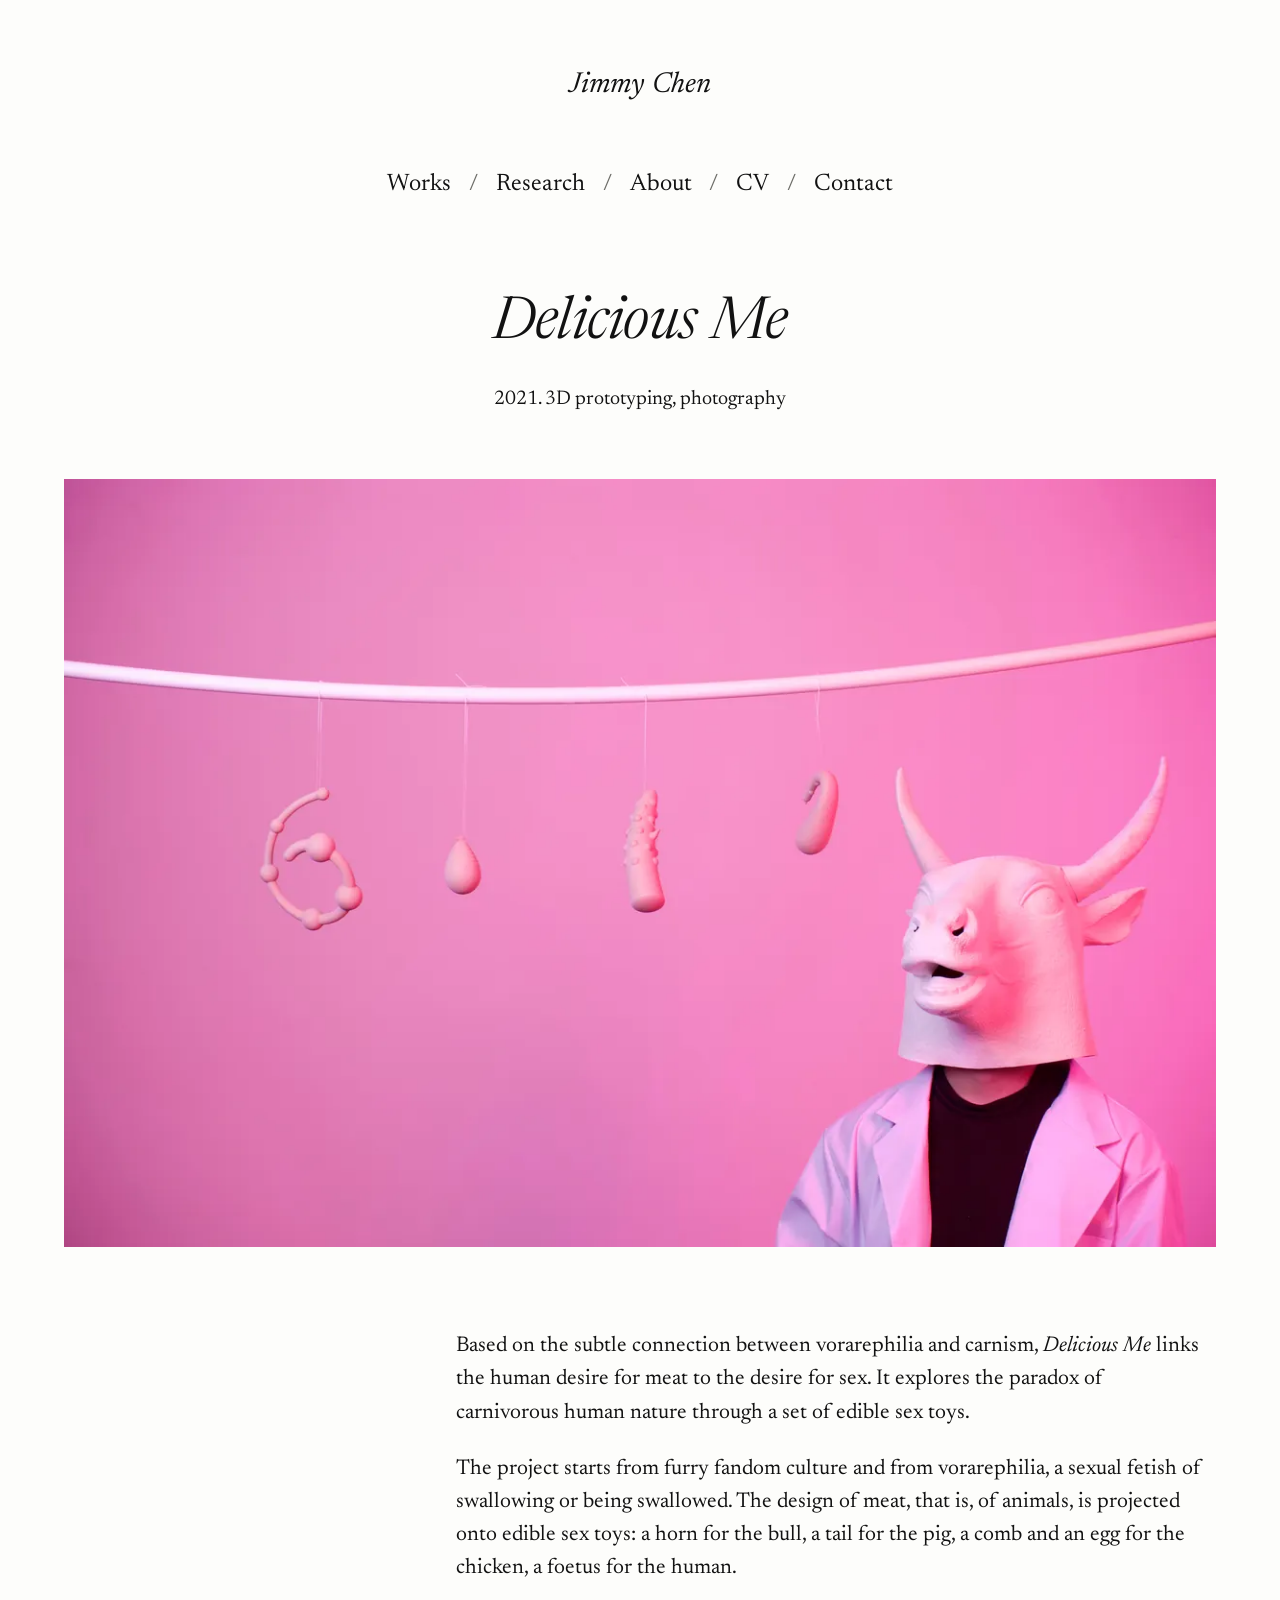
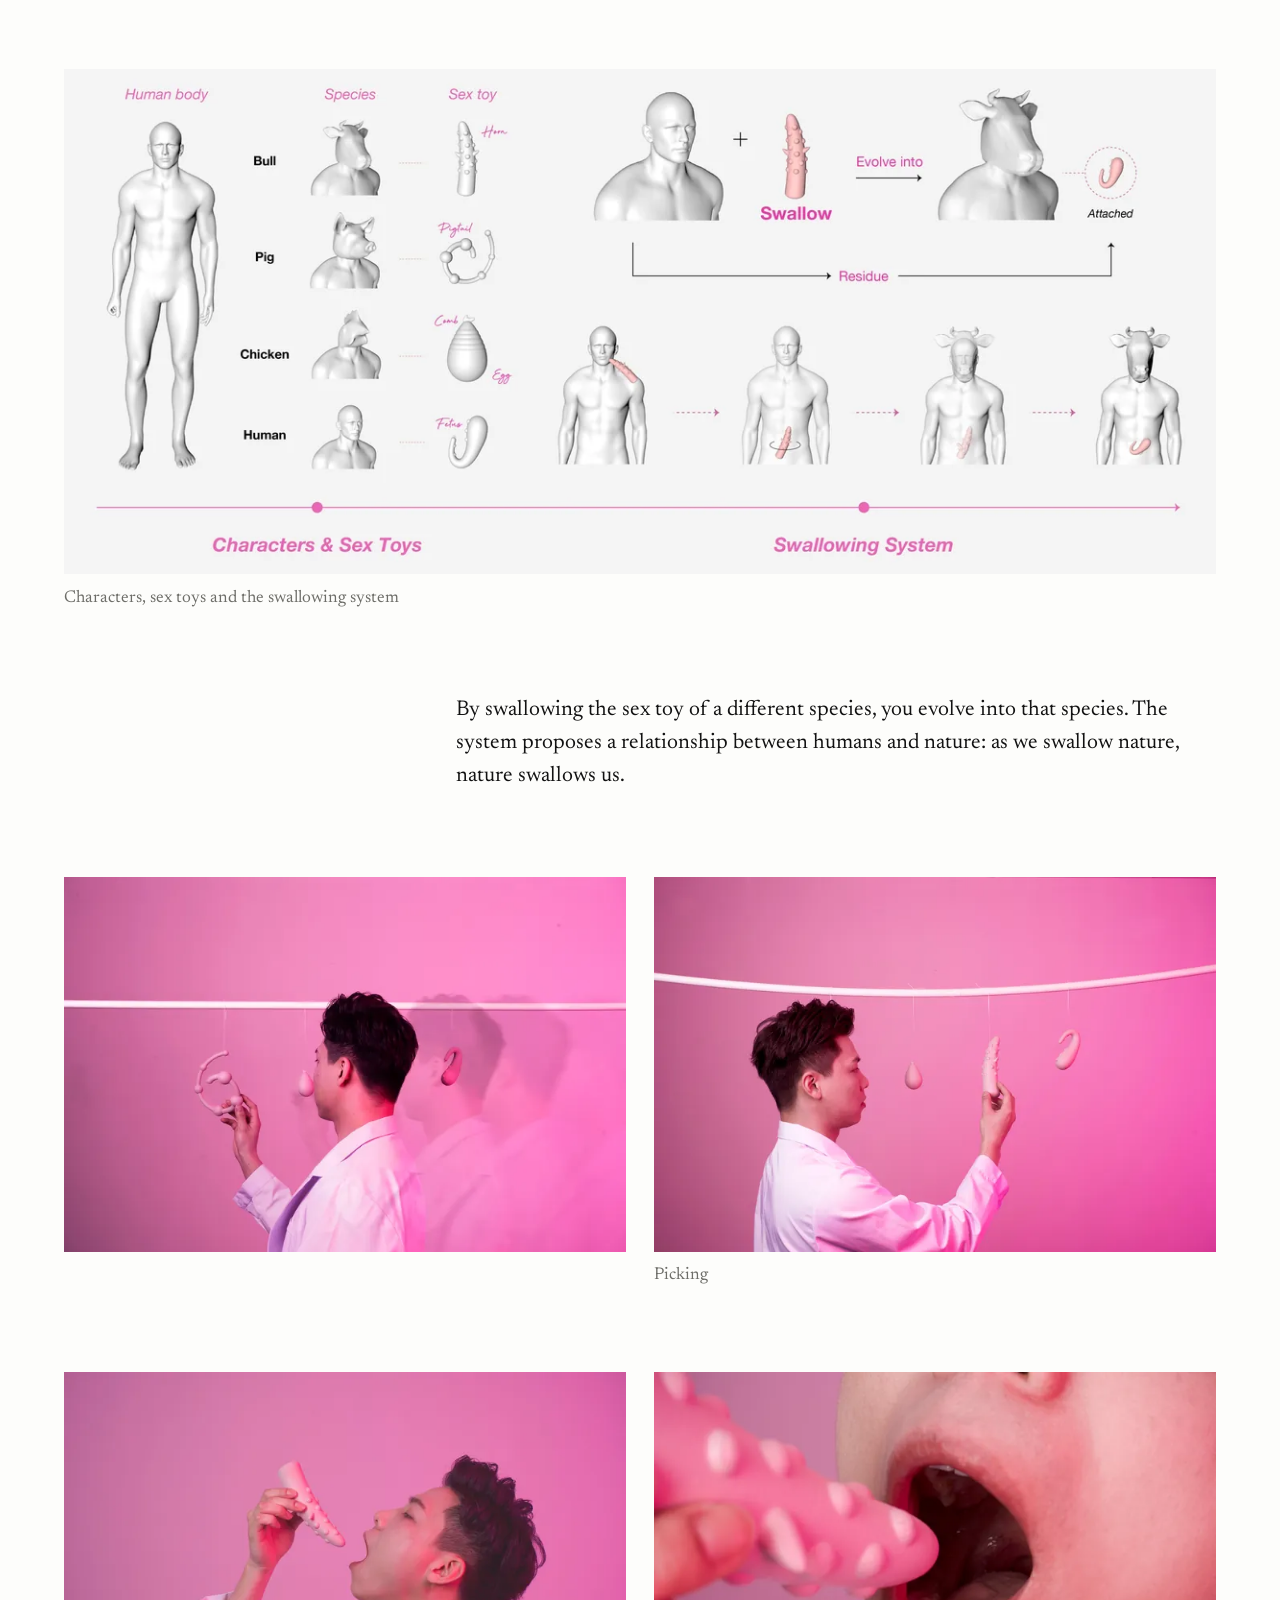
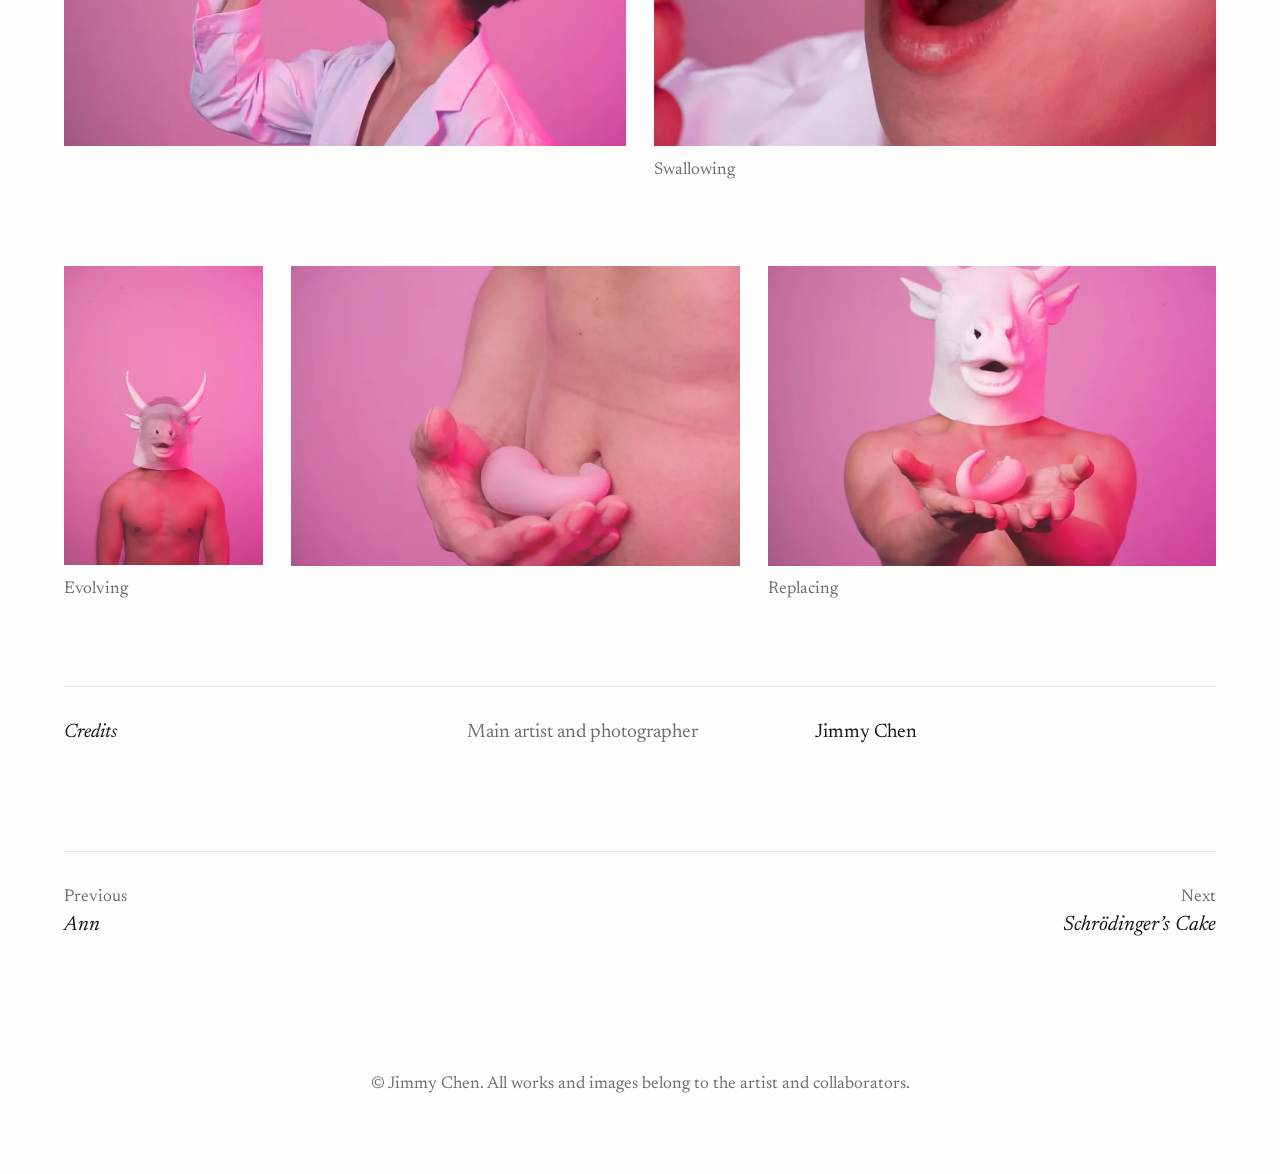
<file: works/delicious-me/index.html>
<!doctype html>
<html lang="en">
<head>
<meta charset="utf-8">
<meta name="viewport" content="width=device-width, initial-scale=1">
<title>Delicious Me | Jimmy Chen</title>
<meta name="description" content="Edible sex toys that tie the human desire for meat to the desire for sex.">
<meta property="og:title" content="Delicious Me | Jimmy Chen">
<meta property="og:description" content="Edible sex toys that tie the human desire for meat to the desire for sex.">
<meta property="og:image" content="https://yiwaguli.github.io/jimmychen/assets/works/delicious-me/share.jpg">
<link rel="preload" href="../../assets/fonts/newsreader-roman.woff2" as="font" type="font/woff2" crossorigin>
<link rel="preload" href="../../assets/fonts/newsreader-italic.woff2" as="font" type="font/woff2" crossorigin>
<link rel="stylesheet" href="../../assets/css/style.css">
</head>
<body>
<a class="skip" href="#main">Skip to content</a>
<header class="masthead">
<p class="masthead__name"><a href="../../">Jimmy Chen</a></p>
<nav aria-label="Main"><ul><li><a href="../../">Works</a></li><li><a href="../../research/">Research</a></li><li><a href="../../about/">About</a></li><li><a href="../../cv/">CV</a></li><li><a href="../../contact/">Contact</a></li></ul></nav>
</header>
<main id="main">
<article class="piece">
<header class="piece__head"><h1 class="piece__title">Delicious Me</h1><p class="piece__meta"><span>2021. 3D prototyping, photography</span></p></header>
<section class="block block--full"><figure><img src="../../assets/works/delicious-me/cover.webp" srcset="../../assets/works/delicious-me/cover-700.webp 700w, ../../assets/works/delicious-me/cover-1200.webp 1200w, ../../assets/works/delicious-me/cover.webp 1800w" sizes="(min-width: 1560px) 1400px, 92vw" width="1800" height="1200" alt="A figure in a pink bull mask and lab coat stands beneath four pink 3D-printed objects hanging from a white rail, against a pink wall." fetchpriority="high" decoding="async"></figure></section>
<section class="block block--inset"><div class="prose"><p>Based on the subtle connection between vorarephilia and carnism, <em>Delicious Me</em> links the human desire for meat to the desire for sex. It explores the paradox of carnivorous human nature through a set of edible sex toys.</p><p>The project starts from furry fandom culture and from vorarephilia, a sexual fetish of swallowing or being swallowed. The design of meat, that is, of animals, is projected onto edible sex toys: a horn for the bull, a tail for the pig, a comb and an egg for the chicken, a foetus for the human.</p></div></section>
<section class="block block--full"><figure><img src="../../assets/works/delicious-me/concept.webp" srcset="../../assets/works/delicious-me/concept-700.webp 700w, ../../assets/works/delicious-me/concept-1200.webp 1200w, ../../assets/works/delicious-me/concept.webp 1800w" sizes="(min-width: 1560px) 1400px, 92vw" width="1800" height="789" alt="Diagram: a human body, four species (bull, pig, chicken, human) and their matching sex toys, followed by the swallowing system in which a body swallows a toy and evolves into the species." loading="lazy" decoding="async"><figcaption>Characters, sex toys and the swallowing system</figcaption></figure></section>
<section class="block block--inset"><div class="prose"><p>By swallowing the sex toy of a different species, you evolve into that species. The system proposes a relationship between humans and nature: as we swallow nature, nature swallows us.</p></div></section>
<section class="block block--row"><figure style="flex:1.5000 1 0%;--ar:1.5000"><img src="../../assets/works/delicious-me/picking-1.webp" srcset="../../assets/works/delicious-me/picking-1-700.webp 700w, ../../assets/works/delicious-me/picking-1-1200.webp 1200w, ../../assets/works/delicious-me/picking-1.webp 1800w" sizes="(min-width: 740px) 46vw, 92vw" width="1800" height="1200" alt="A man in a lab coat reaches for a ring-shaped toy hanging from the rail." loading="lazy" decoding="async"></figure><figure style="flex:1.5000 1 0%;--ar:1.5000"><img src="../../assets/works/delicious-me/picking-2.webp" srcset="../../assets/works/delicious-me/picking-2-700.webp 700w, ../../assets/works/delicious-me/picking-2-1200.webp 1200w, ../../assets/works/delicious-me/picking-2.webp 1800w" sizes="(min-width: 740px) 46vw, 92vw" width="1800" height="1200" alt="The man holds up a studded toy and inspects it." loading="lazy" decoding="async"><figcaption>Picking</figcaption></figure></section>
<section class="block block--row"><figure style="flex:1.5000 1 0%;--ar:1.5000"><img src="../../assets/works/delicious-me/picking-3.webp" srcset="../../assets/works/delicious-me/picking-3-700.webp 700w, ../../assets/works/delicious-me/picking-3-1200.webp 1200w, ../../assets/works/delicious-me/picking-3.webp 1800w" sizes="(min-width: 740px) 46vw, 92vw" width="1800" height="1200" alt="The man tilts his head back and lowers the studded toy towards his open mouth." loading="lazy" decoding="async"></figure><figure style="flex:1.5000 1 0%;--ar:1.5000"><img src="../../assets/works/delicious-me/swallowing.webp" srcset="../../assets/works/delicious-me/swallowing-700.webp 700w, ../../assets/works/delicious-me/swallowing-1200.webp 1200w, ../../assets/works/delicious-me/swallowing.webp 1800w" sizes="(min-width: 740px) 46vw, 92vw" width="1800" height="1200" alt="Close view of an open mouth about to take in the pink studded toy." loading="lazy" decoding="async"><figcaption>Swallowing</figcaption></figure></section>
<section class="block block--row"><figure style="flex:0.6667 1 0%;--ar:0.6667"><img src="../../assets/works/delicious-me/evolving.webp" srcset="../../assets/works/delicious-me/evolving-700.webp 700w, ../../assets/works/delicious-me/evolving-1200.webp 1200w, ../../assets/works/delicious-me/evolving.webp 1800w" sizes="(min-width: 740px) 31vw, 92vw" width="1800" height="2700" alt="A bare-chested figure wearing the bull mask, facing the camera." loading="lazy" decoding="async"><figcaption>Evolving</figcaption></figure><figure style="flex:1.5000 1 0%;--ar:1.5000"><img src="../../assets/works/delicious-me/replacing-1.webp" srcset="../../assets/works/delicious-me/replacing-1-700.webp 700w, ../../assets/works/delicious-me/replacing-1-1200.webp 1200w, ../../assets/works/delicious-me/replacing-1.webp 1800w" sizes="(min-width: 740px) 31vw, 92vw" width="1800" height="1200" alt="Close view of a hand holding a curved pink toy against a bare stomach." loading="lazy" decoding="async"></figure><figure style="flex:1.5000 1 0%;--ar:1.5000"><img src="../../assets/works/delicious-me/replacing-2.webp" srcset="../../assets/works/delicious-me/replacing-2-700.webp 700w, ../../assets/works/delicious-me/replacing-2-1200.webp 1200w, ../../assets/works/delicious-me/replacing-2.webp 1800w" sizes="(min-width: 740px) 31vw, 92vw" width="1800" height="1200" alt="The masked figure offers the curved toy in both open hands." loading="lazy" decoding="async"><figcaption>Replacing</figcaption></figure></section>
<section class="colophon block"><h2>Credits</h2><dl><dt>Main artist and photographer</dt><dd>Jimmy Chen</dd></dl></section>
<nav class="pager" aria-label="More works"><a class="prev" href="../ann/"><small>Previous</small><em>Ann</em></a><a class="next" href="../schrodingers-cake/"><small>Next</small><em>Schr&ouml;dinger&rsquo;s Cake</em></a></nav>
</article>
</main>
<footer class="foot"><p>&copy; Jimmy Chen. All works and images belong to the artist and collaborators.</p></footer>

</body>
</html>
</file>
<file: assets/css/style.css>
/* Jimmy Chen — portfolio
   One typeface (Newsreader), near-white paper, the works carry the colour. */

@font-face {
  font-family: "Newsreader";
  src: url("../fonts/newsreader-roman.woff2") format("woff2");
  font-weight: 200 800;
  font-style: normal;
  font-display: swap;
  unicode-range: U+0000-00FF, U+0131, U+0152-0153, U+02BB-02BC, U+02C6, U+02DA, U+02DC, U+0304, U+0308, U+0329,
    U+2000-206F, U+20AC, U+2122, U+2191, U+2193, U+2212, U+2215, U+FEFF, U+FFFD;
}
@font-face {
  font-family: "Newsreader";
  src: url("../fonts/newsreader-italic.woff2") format("woff2");
  font-weight: 200 800;
  font-style: italic;
  font-display: swap;
  unicode-range: U+0000-00FF, U+0131, U+0152-0153, U+02BB-02BC, U+02C6, U+02DA, U+02DC, U+0304, U+0308, U+0329,
    U+2000-206F, U+20AC, U+2122, U+2191, U+2193, U+2212, U+2215, U+FEFF, U+FFFD;
}
@font-face {
  font-family: "Newsreader";
  src: url("../fonts/newsreader-roman-ext.woff2") format("woff2");
  font-weight: 200 800;
  font-style: normal;
  font-display: swap;
  unicode-range: U+0100-02BA, U+02BD-02C5, U+02C7-02CC, U+02CE-02D7, U+02DD-02FF, U+1E00-1E9F, U+1EF2-1EFF, U+2020,
    U+20A0-20AB, U+20AD-20C0, U+2113, U+2C60-2C7F, U+A720-A7FF;
}
@font-face {
  font-family: "Newsreader";
  src: url("../fonts/newsreader-italic-ext.woff2") format("woff2");
  font-weight: 200 800;
  font-style: italic;
  font-display: swap;
  unicode-range: U+0100-02BA, U+02BD-02C5, U+02C7-02CC, U+02CE-02D7, U+02DD-02FF, U+1E00-1E9F, U+1EF2-1EFF, U+2020,
    U+20A0-20AB, U+20AD-20C0, U+2113, U+2C60-2C7F, U+A720-A7FF;
}

:root {
  --paper: #fdfdfb;
  --ink: #121212;
  --quiet: #6d6d68;
  --hairline: #e3e3de;
  --spore: #2f46b0; /* the blue of an indigo milk cap; used only for hover and focus */

  --serif: "Newsreader", "Iowan Old Style", "Palatino Linotype", Georgia, serif;
  --gutter: clamp(1.25rem, 5vw, 5.5rem);
  --page: 92rem;
  --gap: clamp(1rem, 2.2vw, 2.25rem);
}

*,
*::before,
*::after {
  box-sizing: border-box;
}

html {
  font-size: clamp(17px, 0.42vw + 14.5px, 21px);
  -webkit-text-size-adjust: 100%;
  scroll-behavior: smooth;
}

body {
  margin: 0;
  background: var(--paper);
  color: var(--ink);
  font-family: var(--serif);
  font-optical-sizing: auto;
  font-weight: 400;
  line-height: 1.55;
  font-variant-numeric: oldstyle-nums;
  text-rendering: optimizeLegibility;
  -webkit-font-smoothing: antialiased;
}

img,
video,
iframe {
  display: block;
  max-width: 100%;
}

img {
  height: auto;
  background: #f1f1ed;
}

a {
  color: inherit;
  text-decoration-thickness: 0.045em;
  text-underline-offset: 0.18em;
}

a:hover {
  color: var(--spore);
}

a:focus-visible {
  outline: 2px solid var(--spore);
  outline-offset: 4px;
  border-radius: 1px;
}

.skip {
  position: absolute;
  left: -999rem;
}
.skip:focus {
  left: 1rem;
  top: 1rem;
  background: var(--paper);
  padding: 0.4rem 0.8rem;
  z-index: 10;
}

/* ---------- Masthead ---------- */

.masthead {
  text-align: center;
  padding: clamp(2.25rem, 5vw, 3.75rem) var(--gutter) 0;
}

.masthead__name {
  margin: 0;
  font-size: 1.45rem;
  font-style: italic;
  font-weight: 400;
  letter-spacing: 0.005em;
}

.masthead__name a,
.masthead nav a {
  text-decoration: none;
}

.masthead nav {
  margin-top: clamp(1.75rem, 4.5vw, 3.25rem);
  font-size: 1.2rem;
}

.masthead nav ul {
  display: flex;
  flex-wrap: wrap;
  justify-content: center;
  gap: 0.2rem 0;
  list-style: none;
  margin: 0;
  padding: 0;
}

.masthead nav li + li::before {
  content: "/";
  margin: 0 0.75em;
  color: var(--quiet);
}

.masthead nav a:hover,
.masthead nav a[aria-current] {
  text-decoration: underline;
  text-decoration-thickness: 0.045em;
}

/* ---------- Works index ---------- */

.works {
  list-style: none;
  display: grid;
  grid-template-columns: repeat(3, minmax(0, 1fr));
  align-items: start;
  gap: clamp(3.5rem, 6vw, 6rem) clamp(2rem, 4.6vw, 5rem);
  max-width: var(--page);
  margin: clamp(3.5rem, 7vw, 6.5rem) auto 0;
  padding: 0 calc(var(--gutter) * 1.4);
}

.work a {
  display: block;
  text-decoration: none;
  text-align: center;
}

.work img {
  width: 100%;
}

.work__title {
  margin: 1.9rem 0 0;
  font-size: 1.4rem;
  font-style: italic;
  font-weight: 400;
  line-height: 1.25;
  text-wrap: balance;
}

.work a:hover .work__title {
  text-decoration: underline;
  text-decoration-thickness: 0.045em;
  text-underline-offset: 0.18em;
}

.work__year {
  margin: 1.5rem 0 0;
  font-size: 0.95rem;
}

.work__summary {
  margin: 0.1rem auto 0;
  max-width: 30em;
  font-size: 0.95rem;
  line-height: 1.45;
  color: var(--ink);
  text-wrap: balance;
}

.work a:hover .work__year,
.work a:hover .work__summary {
  color: var(--ink);
}

/* ---------- Project page ---------- */

.piece {
  max-width: var(--page);
  margin: 0 auto;
  padding: 0 var(--gutter);
}

.piece__head {
  text-align: center;
  margin: clamp(3.5rem, 7vw, 6rem) auto clamp(2.5rem, 5vw, 4.25rem);
  max-width: 46rem;
}

.piece__title {
  margin: 0;
  font-size: clamp(2.1rem, 4.6vw, 3.6rem);
  font-style: italic;
  font-weight: 350;
  line-height: 1.08;
  letter-spacing: -0.012em;
  text-wrap: balance;
}

.piece__meta {
  margin: 1.4rem 0 0;
  font-size: 1rem;
}

.piece__meta span {
  display: block;
}

.piece__meta .where {
  color: var(--quiet);
}

.block {
  margin: 0 0 clamp(3rem, 6.5vw, 6rem);
}

.block figure,
figure.block {
  margin-left: 0;
  margin-right: 0;
}

.block figure {
  margin: 0;
}

.block img {
  width: 100%;
}

figcaption {
  margin-top: 0.65rem;
  font-size: 0.86rem;
  line-height: 1.4;
  color: var(--quiet);
}

.prose {
  max-width: 35em;
  font-size: 1.08rem;
}

.prose p {
  margin: 0 0 1.05em;
  hanging-punctuation: first;
}

.prose p:last-child {
  margin-bottom: 0;
}

/* image hung to the right two thirds, text tucked beneath it */
.block--right > figure,
.block--right > .prose,
.block--inset > .prose {
  margin-left: 34%;
}

.block--right > .prose {
  margin-top: clamp(2rem, 4vw, 3.5rem);
  padding-left: 1.5%;
}

.block--left > figure {
  margin-right: 34%;
}

.block--center > figure {
  width: min(100%, 44rem);
  margin-inline: auto;
}

.block--center > .prose,
.prose--center {
  margin-inline: auto;
}

/* image and text side by side */
.block--split {
  display: grid;
  grid-template-columns: minmax(0, var(--img, 62fr)) minmax(0, var(--txt, 38fr));
  gap: clamp(1.75rem, 4vw, 4rem);
  align-items: start;
}

.block--split.flip > figure {
  order: 2;
}

.block--split.flip {
  grid-template-columns: minmax(0, var(--txt, 38fr)) minmax(0, var(--img, 62fr));
}

/* a run of images sharing one height */
.block--row {
  display: flex;
  gap: var(--gap);
  align-items: flex-start;
}

.block--row + .block--row.tight,
.tight {
  margin-top: calc(var(--gap) - clamp(3rem, 6.5vw, 6rem));
}

/* video */
.frame {
  position: relative;
  aspect-ratio: 16 / 9;
  background: #0d0d0d;
}

.frame iframe {
  position: absolute;
  inset: 0;
  width: 100%;
  height: 100%;
  border: 0;
}

.block--videos {
  display: grid;
  grid-template-columns: repeat(auto-fit, minmax(min(100%, 22rem), 1fr));
  gap: var(--gap);
}

.block--videos:has(> figure:only-child) {
  max-width: 54rem;
  margin-inline: auto;
}

/* credits and links */
.colophon {
  display: grid;
  grid-template-columns: 34% minmax(0, 1fr);
  border-top: 1px solid var(--hairline);
  padding-top: 1.6rem;
  font-size: 0.98rem;
}

.colophon h2 {
  margin: 0;
  font-size: inherit;
  font-style: italic;
  font-weight: 400;
}

.colophon dl {
  margin: 0;
  padding-left: 1.5%;
  display: grid;
  grid-template-columns: minmax(9rem, 16rem) minmax(0, 1fr);
  gap: 0.3rem 1.5rem;
}

.colophon dt {
  color: var(--quiet);
}

.colophon dd {
  margin: 0;
}

.colophon ul {
  list-style: none;
  margin: 0;
  padding: 0 0 0 1.5%;
}

.colophon li + li {
  margin-top: 0.3rem;
}

.colophon + .colophon {
  margin-top: -3.2rem;
}

.pager {
  display: flex;
  justify-content: space-between;
  gap: 2rem;
  border-top: 1px solid var(--hairline);
  margin: clamp(4rem, 8vw, 7rem) 0 0;
  padding-top: 1.6rem;
  font-size: 1.05rem;
}

.pager a {
  text-decoration: none;
  max-width: 46%;
}

.pager a:hover em {
  text-decoration: underline;
  text-decoration-thickness: 0.045em;
}

.pager small {
  display: block;
  font-size: 0.86rem;
  color: var(--quiet);
}

.pager .next {
  text-align: right;
  margin-left: auto;
}

/* ---------- About ---------- */

.about {
  max-width: 62rem;
  margin: clamp(3.5rem, 7vw, 6rem) auto 0;
  padding: 0 var(--gutter);
}

.about__lede {
  font-size: clamp(1.35rem, 2.3vw, 1.75rem);
  line-height: 1.38;
  font-weight: 350;
  margin: 0 0 2.2rem;
  max-width: 30em;
  text-wrap: pretty;
}

.about .prose {
  margin-left: 34%;
  max-width: none;
}

.about .prose p {
  max-width: 35em;
}

.about .colophon {
  margin-top: clamp(3rem, 6vw, 4.5rem);
}

.about .colophon dl {
  grid-template-columns: 4.5rem minmax(0, 1fr);
}

/* ---------- Footer ---------- */

.foot {
  max-width: var(--page);
  margin: clamp(5rem, 10vw, 9rem) auto 0;
  padding: 0 var(--gutter) 3rem;
  text-align: center;
  font-size: 0.86rem;
  color: var(--quiet);
}

.foot a {
  text-decoration: none;
}

/* ---------- Smaller screens ---------- */

@media (max-width: 62rem) {
  .works {
    grid-template-columns: repeat(2, minmax(0, 1fr));
    padding: 0 var(--gutter);
  }
}

@media (max-width: 46rem) {
  .works {
    grid-template-columns: minmax(0, 1fr);
  }

  .block--right > figure,
  .block--right > .prose,
  .block--inset > .prose,
  .about .prose {
    margin-left: 0;
    padding-left: 0;
  }

  .block--left > figure {
    margin-right: 0;
  }

  .block--split,
  .block--split.flip {
    grid-template-columns: minmax(0, 1fr);
  }

  .block--split.flip > figure {
    order: 0;
  }

  .block--row {
    flex-wrap: wrap;
  }

  .block--row > figure {
    flex: 1 1 100% !important;
  }

  .block--row.keep {
    flex-wrap: nowrap;
  }

  .block--row.keep > figure {
    flex: var(--ar) 1 0% !important;
  }

  .colophon,
  .colophon dl {
    grid-template-columns: minmax(0, 1fr);
  }

  .colophon dl,
  .colophon ul {
    padding-left: 0;
    margin-top: 0.8rem;
  }

  .colophon dd {
    margin-bottom: 0.5rem;
  }

  .about .colophon dl {
    grid-template-columns: 4rem minmax(0, 1fr);
  }
}

@media (prefers-reduced-motion: reduce) {
  html {
    scroll-behavior: auto;
  }
}

@media print {
  .masthead nav,
  .pager,
  .frame {
    display: none;
  }
}

/* ---------- Video poster: the player only loads when asked ---------- */

.play {
  position: absolute;
  inset: 0;
  display: block;
}

.play img {
  width: 100%;
  height: 100%;
  object-fit: cover;
  background: #0d0d0d;
}

.play__btn {
  position: absolute;
  left: 50%;
  top: 50%;
  width: 4.4rem;
  height: 4.4rem;
  margin: -2.2rem 0 0 -2.2rem;
  border-radius: 50%;
  background: var(--paper);
  transition: transform 0.15s ease;
}

.play__btn::after {
  content: "";
  position: absolute;
  left: 53%;
  top: 50%;
  transform: translate(-50%, -50%);
  border-style: solid;
  border-width: 0.7rem 0 0.7rem 1.15rem;
  border-color: transparent transparent transparent var(--ink);
}

.play:hover .play__btn,
.play:focus-visible .play__btn {
  transform: scale(1.08);
}

/* ---------- CV and contact ---------- */

.cv .about__lede {
  font-style: italic;
  margin-bottom: 0;
}

.cv .colophon {
  margin-top: clamp(2rem, 4vw, 3rem);
}

.cv .colophon dl {
  grid-template-columns: 6.2rem minmax(0, 1fr);
  gap: 0.55rem 1.5rem;
}

.cv dd {
  max-width: 36em;
}

.contact__list {
  margin: 0 0 0 34%;
  display: grid;
  grid-template-columns: 6.2rem minmax(0, 1fr);
  gap: 0.5rem 1.5rem;
  font-size: 1.08rem;
}

.contact__list dt {
  color: var(--quiet);
}

.contact__list dd {
  margin: 0;
}

/* ---------- Research ---------- */

.piece__sub {
  margin: 0.9rem auto 0;
  max-width: 30em;
  font-size: clamp(1.1rem, 1.7vw, 1.35rem);
  line-height: 1.35;
  text-wrap: balance;
}

.block__head {
  margin: 0 0 1.1rem 34%;
  font-size: 1.35rem;
  font-style: italic;
  font-weight: 400;
  line-height: 1.25;
}

.refs ul {
  font-size: 0.9rem;
  line-height: 1.45;
}

.refs li {
  padding-left: 1.6em;
  text-indent: -1.6em;
  max-width: 44em;
}

@media (max-width: 46rem) {
  .contact__list,
  .block__head {
    margin-left: 0;
  }

  .cv .colophon dl,
  .contact__list {
    grid-template-columns: 5.4rem minmax(0, 1fr);
  }
}

@media (prefers-reduced-motion: reduce) {
  .play__btn {
    transition: none;
  }
}

@media (max-width: 30rem) {
  .masthead nav {
    font-size: 1.02rem;
  }

  .masthead nav li + li::before {
    margin: 0 0.45em;
  }
}
</file>
